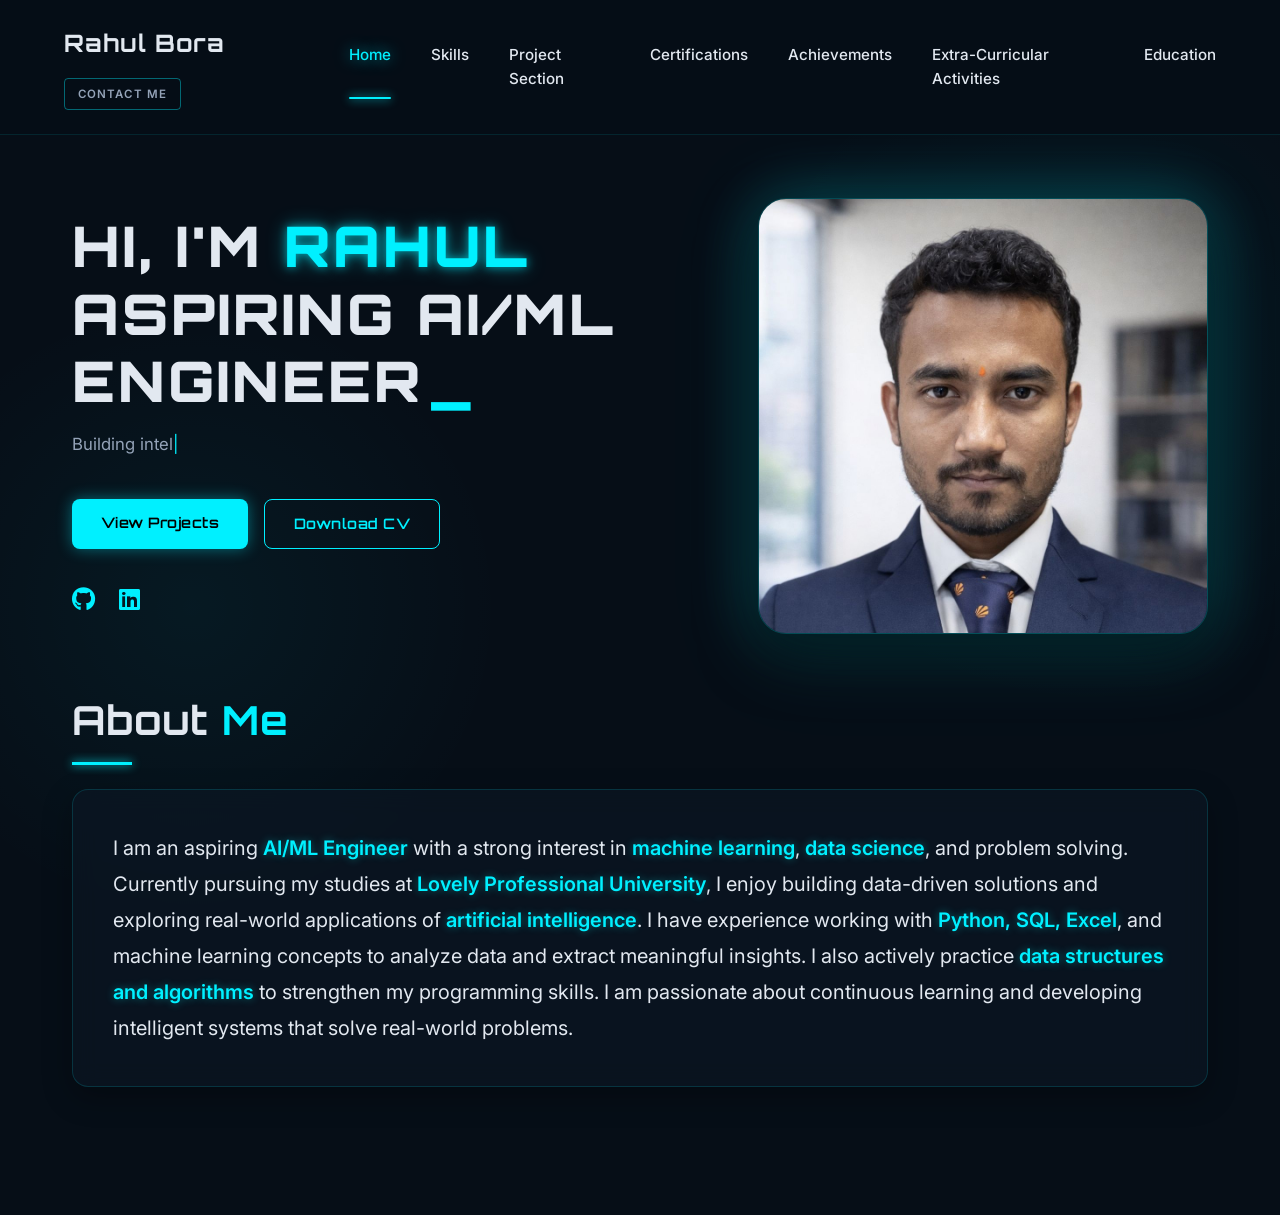
<file: index.html>
<!DOCTYPE html>
<html lang="en">

<head>
    <meta charset="UTF-8">
    <meta name="viewport" content="width=device-width, initial-scale=1.0">
    <title>Rahul |Portfolio</title>
    <meta name="description" content="Portfolio of Rahul - Transforming business with intelligent automation and AI.">
    <link rel="stylesheet" href="styles.css">
    <link rel="preconnect" href="https://fonts.googleapis.com">
    <link rel="preconnect" href="https://fonts.gstatic.com" crossorigin>
    <link
        href="https://fonts.googleapis.com/css2?family=Inter:wght@400;500;600;700&family=Orbitron:wght@500;700;900&display=swap"
        rel="stylesheet">
    <link rel="stylesheet" href="https://cdnjs.cloudflare.com/ajax/libs/font-awesome/6.4.0/css/all.min.css">
</head>

<body>
    <nav class="navbar">
        <div class="logo">
            <span class="logo-text">Rahul Bora</span>
            <a href="contact.html" class="btn-nav-contact">Contact Me</a>
        </div>
        <div class="nav-links">
            <a href="index.html" class="active">Home</a>
            <a href="skills.html">Skills</a>
            <a href="projects.html">Project Section</a>
            <a href="certification.html">Certifications</a>
            <a href="achievements.html">Achievements</a>
            <a href="extracurriculars.html">Extra-Curricular Activities</a>
            <a href="education.html">Education</a>
        </div>
    </nav>

    <main>
        <section id="home" class="hero-section">
            <div class="hero-content">
                <h1>Hi, I'm <span class="highlight">Rahul</span><br>Aspiring AI/ML Engineer</h1>
                <p class="description">
                    Building intelligent AI/ML solutions by turning complex data into predictive models, smart
                    automation, and impactful real-world applications.
                </p>
                <div class="hero-buttons">
                    <a href="projects.html" class="btn btn-primary">View Projects</a>
                    <a href="CV.pdf" class="btn btn-secondary" download>Download CV</a>
                </div>
                <div class="social-links">
                    <a href="https://github.com/rahulbora-45" target="_blank"><i class="fab fa-github"></i></a>
                    <a href="https://www.linkedin.com/in/rahul-bora45" target="_blank"><i
                            class="fab fa-linkedin"></i></a>
                </div>
            </div>
            <div class="hero-image-container">
                <img src="Profile Pic.jpeg" alt="Rahul Bora profile picture" class="profile-image">
            </div>
        </section>

        <section id="about" class="about-section" style="padding-top: 0; margin-top: -2rem;">
            <div class="section-header" style="text-align: left; margin-bottom: 1.5rem;">
                <h2>About <span class="highlight">Me</span></h2>
                <div class="underline" style="margin-left: 0;"></div>
            </div>
            <div class="about-glass-card">
                <p>I am an aspiring <span class="highlight-text">AI/ML Engineer</span> with a strong interest in <span class="highlight-text">machine learning</span>, <span class="highlight-text">data science</span>, and problem
                    solving. Currently pursuing my studies at <span class="highlight-text">Lovely Professional University</span>, I enjoy building
                    data-driven solutions and exploring real-world applications of <span class="highlight-text">artificial intelligence</span>. I have
                    experience working with <span class="highlight-text">Python, SQL, Excel</span>, and machine learning concepts to analyze data and
                    extract meaningful insights. I also actively practice <span class="highlight-text">data structures and algorithms</span> to strengthen
                    my programming skills. I am passionate about continuous learning and developing intelligent systems
                    that solve real-world problems.</p>
            </div>
        </section>

    </main>

    <script src="script.js"></script>
</body>

</html>
</file>
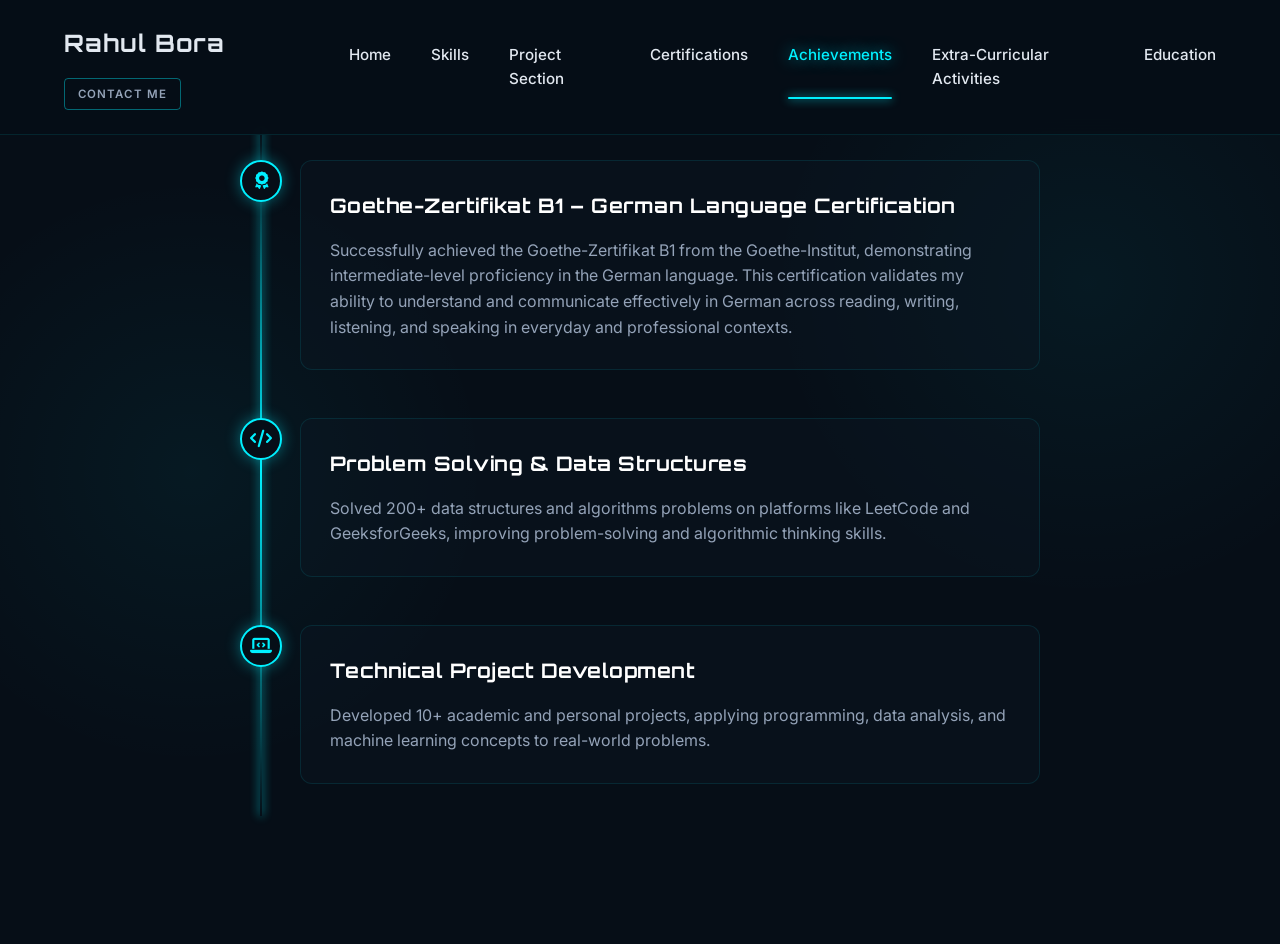
<file: achievements.html>
<!DOCTYPE html>
<html lang="en">

<head>
    <meta charset="UTF-8">
    <meta name="viewport" content="width=device-width, initial-scale=1.0">
    <title>Achievements | Rahul AI Portfolio</title>
    <meta name="description" content="Key Achievements by Rahul.">
    <link rel="stylesheet" href="styles.css">
    <link rel="preconnect" href="https://fonts.googleapis.com">
    <link rel="preconnect" href="https://fonts.gstatic.com" crossorigin>
    <link
        href="https://fonts.googleapis.com/css2?family=Inter:wght@400;500;600;700&family=Orbitron:wght@500;700;900&display=swap"
        rel="stylesheet">
    <link rel="stylesheet" href="https://cdnjs.cloudflare.com/ajax/libs/font-awesome/6.4.0/css/all.min.css">
</head>

<body>
    <nav class="navbar">
        <div class="logo">
            <span class="logo-text">Rahul Bora</span>
            <a href="contact.html" class="btn-nav-contact">Contact Me</a>
        </div>
        <div class="nav-links">
            <a href="index.html">Home</a>
            <a href="skills.html">Skills</a>
            <a href="projects.html">Project Section</a>
            <a href="certification.html">Certifications</a>
            <a href="achievements.html" class="active">Achievements</a>
            <a href="extracurriculars.html">Extra-Curricular Activities</a>
            <a href="education.html">Education</a>
        </div>
    </nav>

    <main>
        <section id="achievements" class="about-section" style="padding-top: 8rem;">
            <div class="education-timeline">
                <div class="timeline-item">
                    <div class="timeline-dot achievement-dot">
                        <i class="fas fa-award"></i>
                    </div>
                    <div class="timeline-content achievement-card">
                        <div class="timeline-header">
                            <h3 class="institution">Goethe-Zertifikat B1 – German Language Certification</h3>
                        </div>
                        <p style="color: var(--text-muted); margin-top: 1rem; line-height: 1.6;">Successfully achieved
                            the Goethe-Zertifikat B1 from the Goethe-Institut, demonstrating intermediate-level
                            proficiency in the German language. This certification validates my ability to understand
                            and communicate effectively in German across reading, writing, listening, and speaking in
                            everyday and professional contexts.</p>
                    </div>
                </div>

                <div class="timeline-item">
                    <div class="timeline-dot achievement-dot">
                        <i class="fas fa-code"></i>
                    </div>
                    <div class="timeline-content achievement-card">
                        <div class="timeline-header">
                            <h3 class="institution">Problem Solving & Data Structures</h3>
                        </div>
                        <p style="color: var(--text-muted); margin-top: 1rem; line-height: 1.6;">Solved 200+ data
                            structures and algorithms problems on platforms like LeetCode and GeeksforGeeks, improving
                            problem-solving and algorithmic thinking skills.</p>
                    </div>
                </div>

                <div class="timeline-item">
                    <div class="timeline-dot achievement-dot">
                        <i class="fas fa-laptop-code"></i>
                    </div>
                    <div class="timeline-content achievement-card">
                        <div class="timeline-header">
                            <h3 class="institution">Technical Project Development</h3>
                        </div>
                        <p style="color: var(--text-muted); margin-top: 1rem; line-height: 1.6;">Developed 10+ academic
                            and personal projects, applying programming, data analysis, and machine learning concepts to
                            real-world problems.</p>
                    </div>
                </div>
            </div>
        </section>
    </main>

    <script src="script.js"></script>
</body>

</html>
</file>
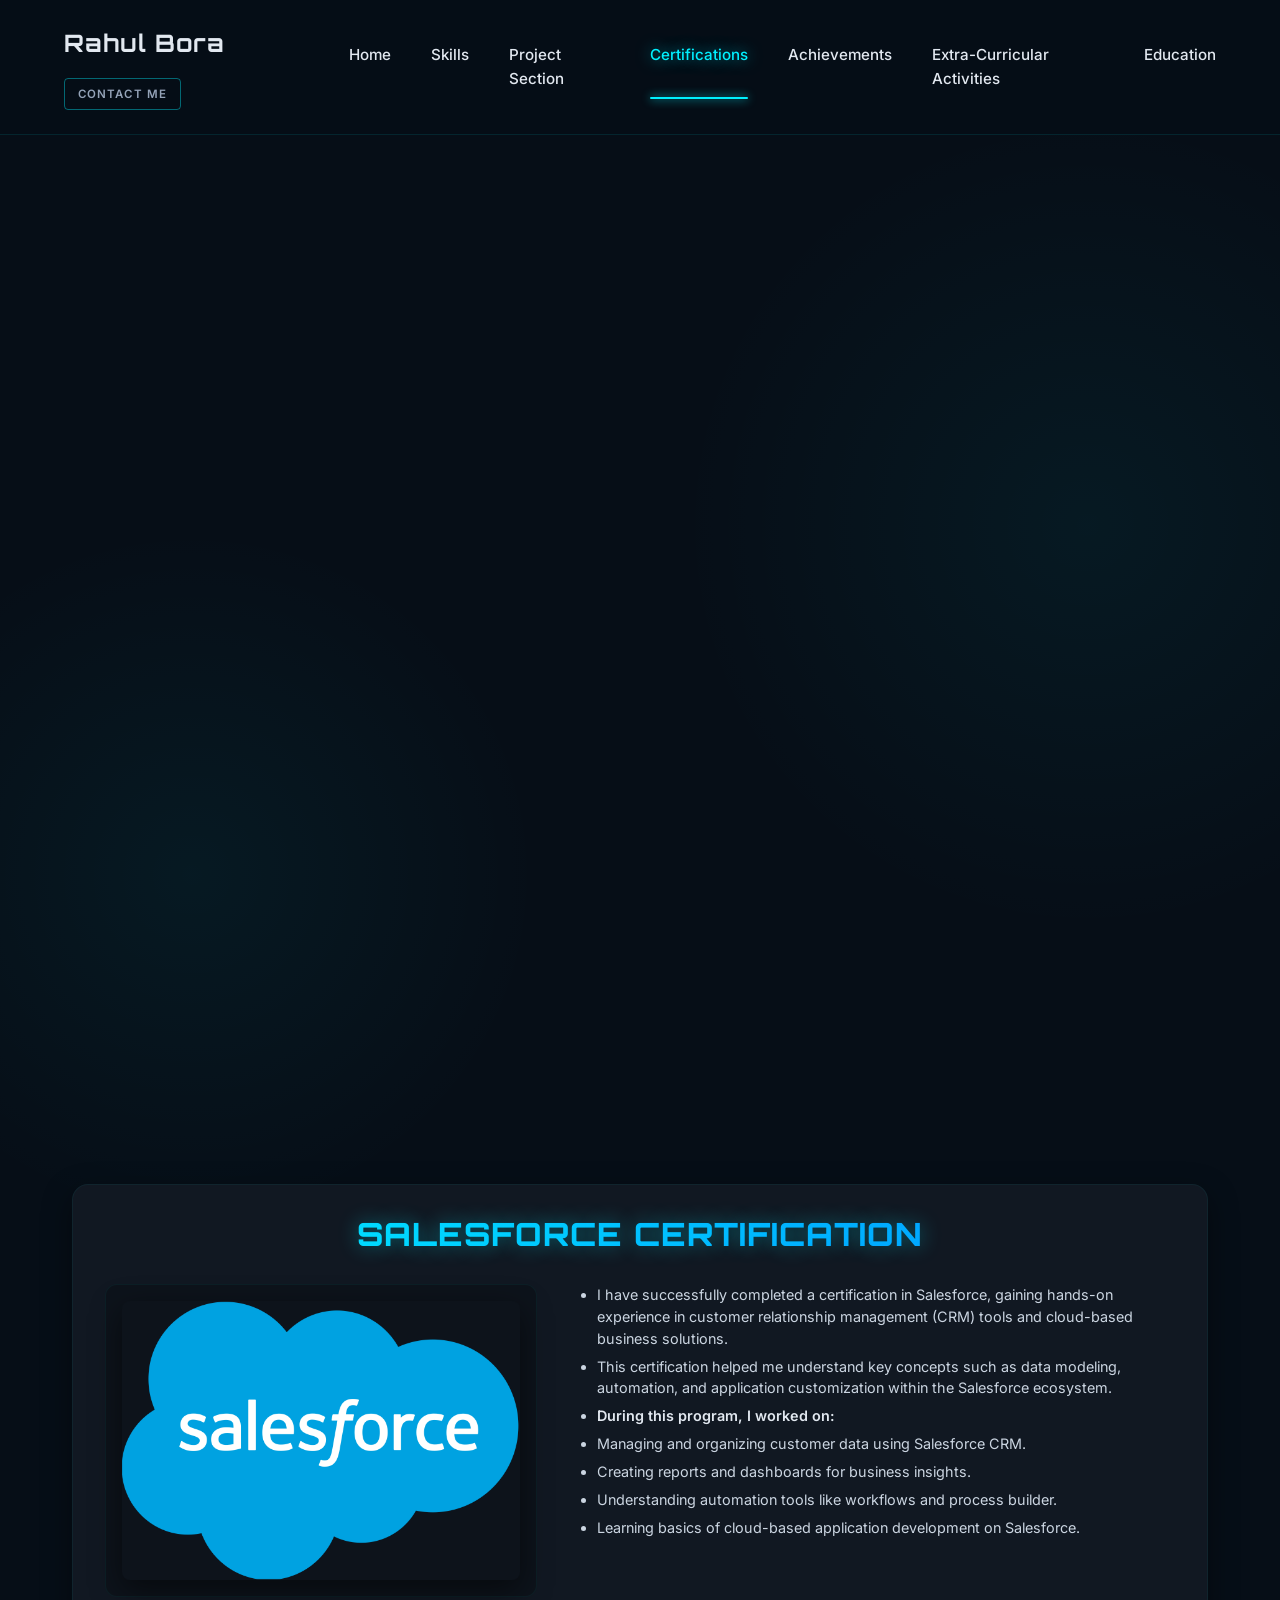
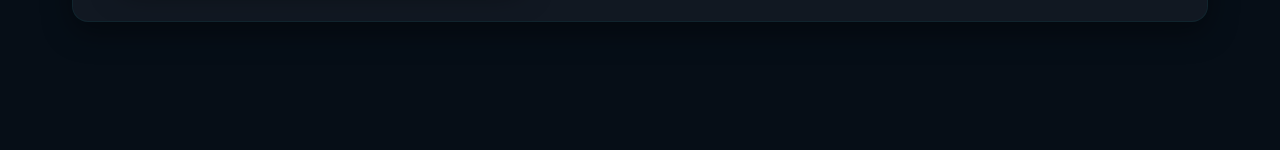
<file: certification.html>
<!DOCTYPE html>
<html lang="en">

<head>
    <meta charset="UTF-8">
    <meta name="viewport" content="width=device-width, initial-scale=1.0">
    <title>Certifications | Rahul AI Portfolio</title>
    <meta name="description" content="Certifications by Rahul.">
    <link rel="stylesheet" href="styles.css">
    <link rel="preconnect" href="https://fonts.googleapis.com">
    <link rel="preconnect" href="https://fonts.gstatic.com" crossorigin>
    <link
        href="https://fonts.googleapis.com/css2?family=Inter:wght@400;500;600;700&family=Orbitron:wght@500;700;900&display=swap"
        rel="stylesheet">
    <link rel="stylesheet" href="https://cdnjs.cloudflare.com/ajax/libs/font-awesome/6.4.0/css/all.min.css">
</head>

<body>
    <nav class="navbar">
        <div class="logo">
            <span class="logo-text">Rahul Bora</span>
            <a href="contact.html" class="btn-nav-contact">Contact Me</a>
        </div>
        <div class="nav-links">
            <a href="index.html">Home</a>
            <a href="skills.html">Skills</a>
            <a href="projects.html">Project Section</a>
            <a href="certification.html" class="active">Certifications</a>
            <a href="achievements.html">Achievements</a>
            <a href="extracurriculars.html">Extra-Curricular Activities</a>
            <a href="education.html">Education</a>
        </div>
    </nav>

    <main>
        <section id="certification" class="about-section" style="padding-top: 8rem;">
            <div class="projects-grid">
                <div class="project-card">
                    <div class="project-content">
                        <h3 style="margin-bottom: 1.5rem; text-align: center; width: 100%;">Certificate of Merit: Machine Learning Made Easy: From Basics to AI Applications</h3>
                        <div class="project-split" style="display: flex; flex-wrap: wrap; gap: 2.5rem; align-items: stretch;">
                            <div class="project-image-left" style="flex: 1; min-width: 300px; display: flex; align-items: center; justify-content: center; background: rgba(0, 0, 0, 0.2); border-radius: 12px; padding: 1rem; border: 1px solid rgba(0, 240, 255, 0.05);">
                                <img src="Certificate.png" alt="Certificate of Merit" style="width: 100%; height: 100%; border-radius: 8px; box-shadow: 0 10px 30px rgba(0, 0, 0, 0.5); object-fit: cover;">
                            </div>
                            <div class="project-info-right" style="flex: 1.5; min-width: 300px;">
                                <p class="project-subtitle" style="color: #94a3b8; margin-bottom: 0.5rem;"><strong>Issued By:</strong> Lovely Professional University (Centre for Professional Enhancement)</p>
                                <p class="project-subtitle" style="color: #94a3b8; margin-bottom: 1.5rem;"><strong>Date:</strong> June 16, 2025 – July 23, 2025</p>
                                
                                <ul class="project-description">
                                    <li>This program provided a strong foundation in machine learning concepts and their real-world applications.</li>
                                    <li>Developed practical skills in data preprocessing, model building, and evaluating algorithms.</li>
                                    <li>Enhanced understanding of both supervised and unsupervised learning techniques.</li>
                                    <li>Strengthened the ability to apply AI solutions to solve practical problems.</li>
                                </ul>
                            </div>
                        </div>
                    </div>
                </div>

                <div class="project-card">
                    <div class="project-content">
                        <h3 style="margin-bottom: 1.5rem; text-align: center; width: 100%;">German Language Certification (A1–B2 Level)</h3>
                        <div class="project-split" style="display: flex; flex-wrap: wrap; gap: 2.5rem; align-items: stretch;">
                            <div class="project-image-left" style="flex: 1; min-width: 300px; display: flex; align-items: center; justify-content: center; background: rgba(0, 0, 0, 0.2); border-radius: 12px; padding: 1rem; border: 1px solid rgba(0, 240, 255, 0.05);">
                                <img src="Language.png" alt="German Language Certification (A1–B2 Level)" style="width: 100%; height: 100%; border-radius: 8px; box-shadow: 0 10px 30px rgba(0, 0, 0, 0.5); object-fit: cover;">
                            </div>
                            <div class="project-info-right" style="flex: 1.5; min-width: 300px;">
                                <ul class="project-description">
                                    <li>This program provided a strong foundation in German language proficiency aligned with CEFR standards (A1–B2 level).</li>
                                    <li>Developed practical skills across all four modules: Reading, Writing, Listening, and Speaking.</li>
                                    <li>Successfully cleared all internal examinations conducted by the institution.</li>
                                    <li>Achieved an overall score of 319/400, demonstrating strong communication and comprehension abilities in German.</li>
                                    <li>Strengthened the ability to understand, interpret, and communicate effectively in real-world German language scenarios.</li>
                                </ul>
                            </div>
                        </div>
                    </div>
                </div>

                <div class="project-card">
                    <div class="project-content">
                        <h3 style="margin-bottom: 1.5rem; text-align: center; width: 100%;">Salesforce Certification</h3>
                        <div class="project-split" style="display: flex; flex-wrap: wrap; gap: 2.5rem; align-items: stretch;">
                            <div class="project-image-left" style="flex: 1; min-width: 300px; display: flex; align-items: center; justify-content: center; background: rgba(0, 0, 0, 0.2); border-radius: 12px; padding: 1rem; border: 1px solid rgba(0, 240, 255, 0.05);">
                                <img src="salesforce.png" alt="Salesforce Certification" style="width: 100%; height: 100%; border-radius: 8px; box-shadow: 0 10px 30px rgba(0, 0, 0, 0.5); object-fit: cover;">
                            </div>
                            <div class="project-info-right" style="flex: 1.5; min-width: 300px;">
                                <ul class="project-description">
                                    <li>I have successfully completed a certification in Salesforce, gaining hands-on experience in customer relationship management (CRM) tools and cloud-based business solutions.</li>
                                    <li>This certification helped me understand key concepts such as data modeling, automation, and application customization within the Salesforce ecosystem.</li>
                                    <li><strong>During this program, I worked on:</strong></li>
                                    <li>Managing and organizing customer data using Salesforce CRM.</li>
                                    <li>Creating reports and dashboards for business insights.</li>
                                    <li>Understanding automation tools like workflows and process builder.</li>
                                    <li>Learning basics of cloud-based application development on Salesforce.</li>
                                </ul>
                            </div>
                        </div>
                    </div>
                </div>
            </div>
        </section>
    </main>

    <script src="script.js"></script>
</body>

</html>
</file>
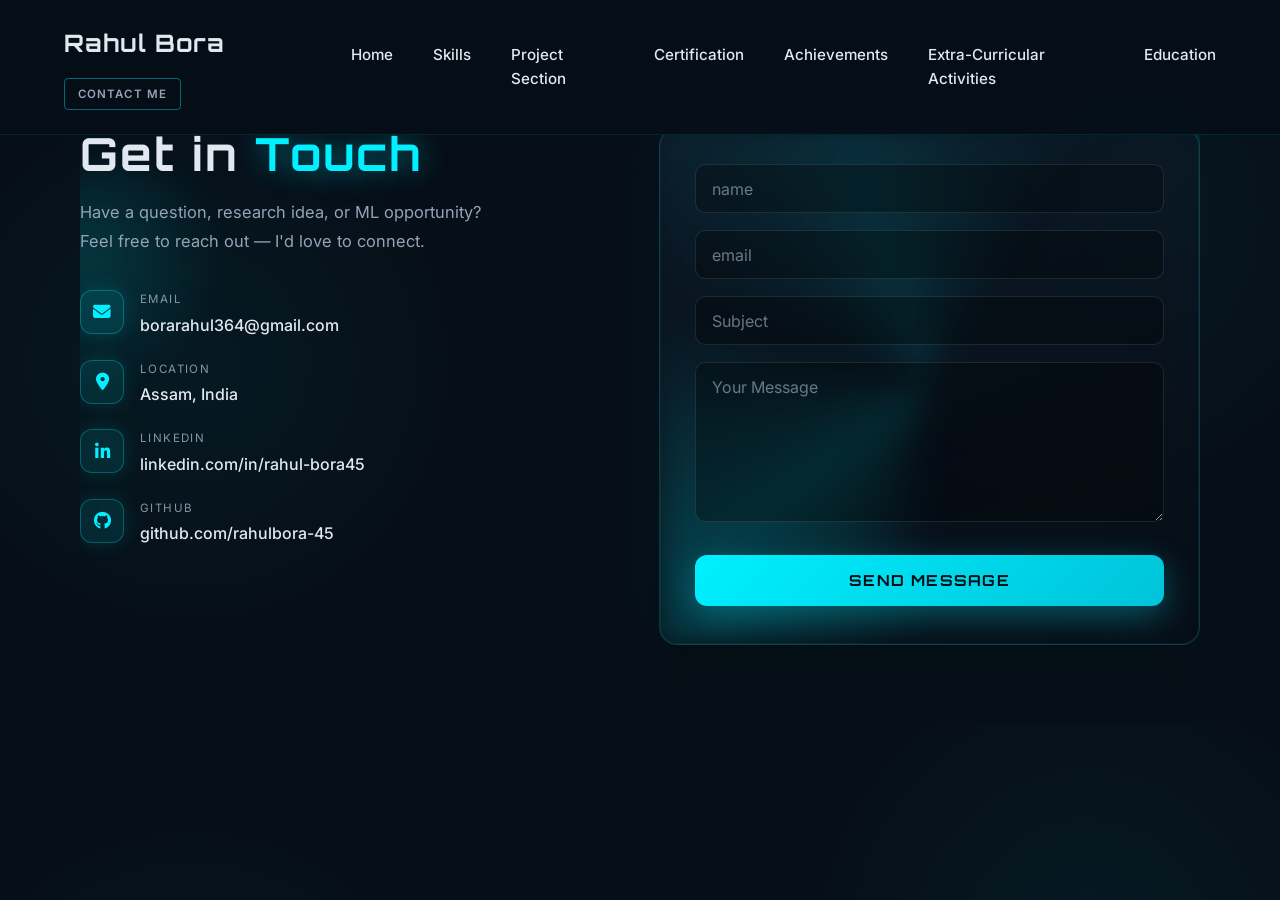
<file: contact.html>
<!DOCTYPE html>
<html lang="en">

<head>
    <meta charset="UTF-8">
    <meta name="viewport" content="width=device-width, initial-scale=1.0">
    <title>Contact | Rahul AI Portfolio</title>
    <meta name="description" content="Get in touch with Rahul Bora.">
    <link rel="stylesheet" href="styles.css">
    <link rel="preconnect" href="https://fonts.googleapis.com">
    <link rel="preconnect" href="https://fonts.gstatic.com" crossorigin>
    <link
        href="https://fonts.googleapis.com/css2?family=Inter:wght@400;500;600;700&family=Orbitron:wght@500;700;900&display=swap"
        rel="stylesheet">
    <link rel="stylesheet" href="https://cdnjs.cloudflare.com/ajax/libs/font-awesome/6.4.0/css/all.min.css">
</head>

<body class="contact-page">
    <nav class="navbar">
        <div class="logo">
            <span class="logo-text">Rahul Bora</span>
            <a href="contact.html" class="btn-nav-contact">Contact Me</a>
        </div>
        <div class="nav-links">
            <a href="index.html">Home</a>
            <a href="skills.html">Skills</a>
            <a href="projects.html">Project Section</a>
            <a href="certification.html">Certification</a>
            <a href="achievements.html">Achievements</a>
            <a href="extracurriculars.html">Extra-Curricular Activities</a>
            <a href="education.html">Education</a>
        </div>
    </nav>

    <main>
        <section id="contact" class="about-section contact-section">
            <span class="contact-orb contact-orb-left" aria-hidden="true"></span>
            <span class="contact-orb contact-orb-right" aria-hidden="true"></span>
            <div class="contact-split">
                <div class="contact-info">
                    <h2 class="contact-heading">Get in <span class="highlight">Touch</span></h2>
                    <p class="contact-lead">Have a question, research idea, or ML opportunity?<br>Feel free to reach out
                        — I'd love to connect.</p>

                    <ul class="contact-channels">
                        <li>
                            <span class="contact-channel-icon" aria-hidden="true"><i class="fas fa-envelope"></i></span>
                            <div>
                                <span class="contact-channel-label">Email</span>
                                <a class="contact-channel-value"
                                    href="mailto:borarahul364@gmail.com">borarahul364@gmail.com</a>
                            </div>
                        </li>
                        <li>
                            <span class="contact-channel-icon" aria-hidden="true"><i class="fas fa-location-dot"></i></span>
                            <div>
                                <span class="contact-channel-label">Location</span>
                                <span class="contact-channel-value">Assam, India</span>
                            </div>
                        </li>
                        <li>
                            <span class="contact-channel-icon" aria-hidden="true"><i class="fab fa-linkedin-in"></i></span>
                            <div>
                                <span class="contact-channel-label">LinkedIn</span>
                                <a class="contact-channel-value" href="https://www.linkedin.com/in/rahul-bora45"
                                    target="_blank" rel="noopener noreferrer">linkedin.com/in/rahul-bora45</a>
                            </div>
                        </li>
                        <li>
                            <span class="contact-channel-icon" aria-hidden="true"><i class="fab fa-github"></i></span>
                            <div>
                                <span class="contact-channel-label">GitHub</span>
                                <a class="contact-channel-value" href="https://github.com/rahulbora-45" target="_blank"
                                    rel="noopener noreferrer">github.com/rahulbora-45</a>
                            </div>
                        </li>
                    </ul>
                </div>

                <div class="contact-form-panel">
                    <form id="contact-form" class="contact-form" data-email="borarahul364@gmail.com">
                        <div class="contact-field">
                            <input id="contact-name" name="name" type="text" autocomplete="name" placeholder="name"
                                required>
                        </div>
                        <div class="contact-field">
                            <input id="contact-email" name="email" type="email" autocomplete="email"
                                placeholder="email" required>
                        </div>
                        <div class="contact-field">
                            <input id="contact-subject" name="subject" type="text" placeholder="Subject" required>
                        </div>
                        <div class="contact-field">
                            <textarea id="contact-message" name="message" rows="6" placeholder="Your Message"
                                required></textarea>
                        </div>
                        <button type="submit" class="contact-submit">Send Message</button>
                    </form>
                </div>
            </div>
        </section>
    </main>

    <script src="script.js"></script>
</body>

</html>
</file>
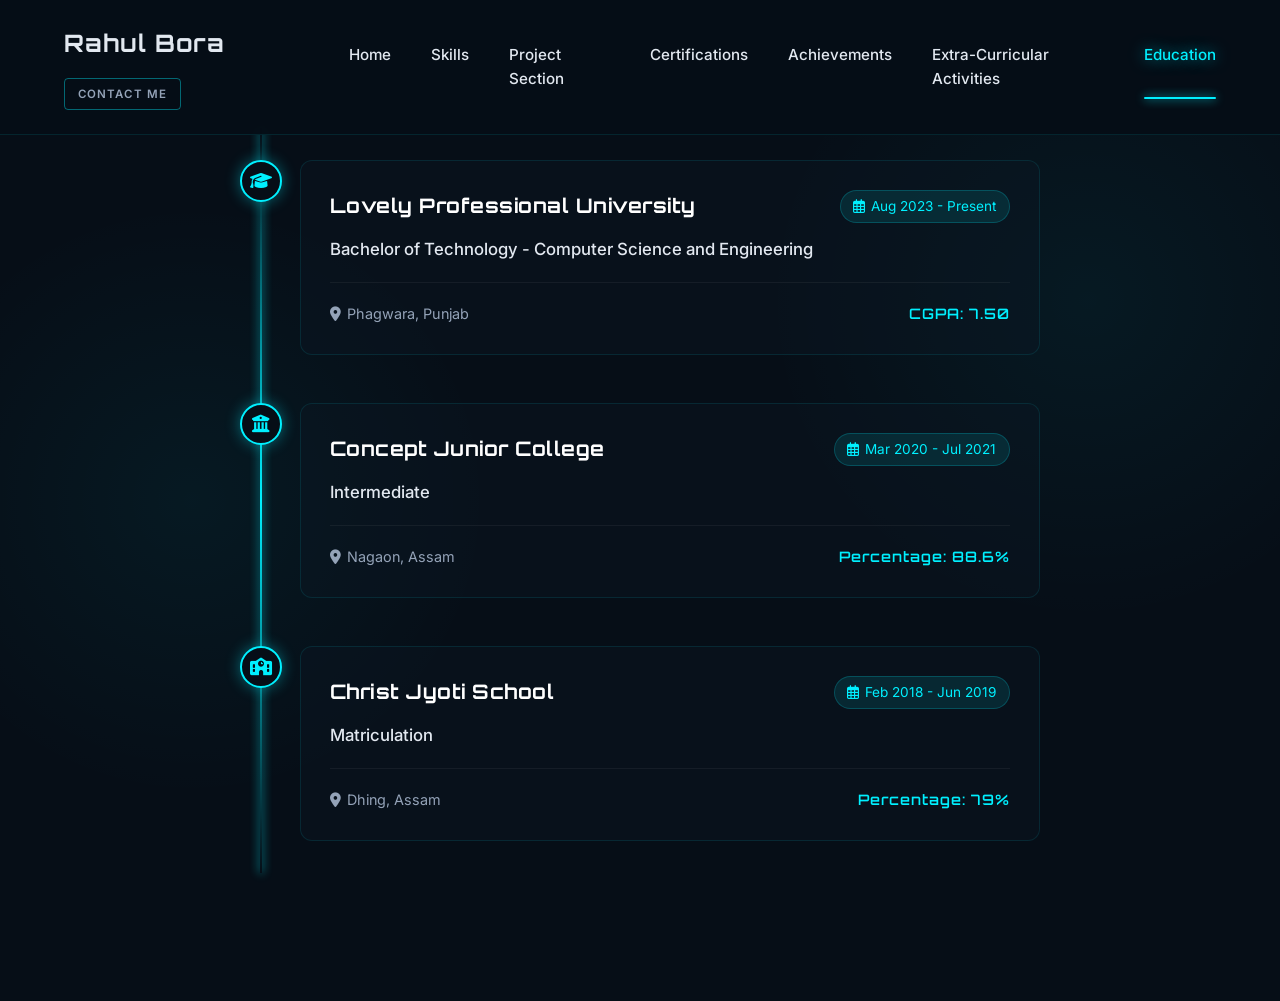
<file: education.html>
<!DOCTYPE html>
<html lang="en">

<head>
    <meta charset="UTF-8">
    <meta name="viewport" content="width=device-width, initial-scale=1.0">
    <title>Education | Rahul AI Portfolio</title>
    <meta name="description" content="Education history of Rahul.">
    <link rel="stylesheet" href="styles.css">
    <link rel="preconnect" href="https://fonts.googleapis.com">
    <link rel="preconnect" href="https://fonts.gstatic.com" crossorigin>
    <link
        href="https://fonts.googleapis.com/css2?family=Inter:wght@400;500;600;700&family=Orbitron:wght@500;700;900&display=swap"
        rel="stylesheet">
    <link rel="stylesheet" href="https://cdnjs.cloudflare.com/ajax/libs/font-awesome/6.4.0/css/all.min.css">
</head>

<body>
    <nav class="navbar">
        <div class="logo">
            <span class="logo-text">Rahul Bora</span>
            <a href="contact.html" class="btn-nav-contact">Contact Me</a>
        </div>
        <div class="nav-links">
            <a href="index.html">Home</a>
            <a href="skills.html">Skills</a>
            <a href="projects.html">Project Section</a>
            <a href="certification.html">Certifications</a>
            <a href="achievements.html">Achievements</a>
            <a href="extracurriculars.html">Extra-Curricular Activities</a>
            <a href="education.html" class="active">Education</a>
        </div>
    </nav>

    <main>
        <section id="education" class="about-section" style="padding-top: 8rem;">

            <div class="education-timeline">
                <div class="timeline-item">
                    <div class="timeline-dot">
                        <i class="fas fa-graduation-cap"></i>
                    </div>
                    <div class="timeline-content">
                        <div class="timeline-header">
                            <h3 class="institution">Lovely Professional University</h3>
                            <span class="duration"><i class="far fa-calendar-alt"></i> Aug 2023 - Present</span>
                        </div>
                        <h4 class="degree">Bachelor of Technology - Computer Science and Engineering</h4>
                        <div class="timeline-details">
                            <span class="location"><i class="fas fa-map-marker-alt"></i> Phagwara, Punjab</span>
                            <span class="score highlight">CGPA: 7.50</span>
                        </div>
                    </div>
                </div>

                <div class="timeline-item">
                    <div class="timeline-dot">
                        <i class="fas fa-university"></i>
                    </div>
                    <div class="timeline-content">
                        <div class="timeline-header">
                            <h3 class="institution">Concept Junior College</h3>
                            <span class="duration"><i class="far fa-calendar-alt"></i> Mar 2020 - Jul 2021</span>
                        </div>
                        <h4 class="degree">Intermediate</h4>
                        <div class="timeline-details">
                            <span class="location"><i class="fas fa-map-marker-alt"></i> Nagaon, Assam</span>
                            <span class="score highlight">Percentage: 88.6%</span>
                        </div>
                    </div>
                </div>

                <div class="timeline-item">
                    <div class="timeline-dot">
                        <i class="fas fa-school"></i>
                    </div>
                    <div class="timeline-content">
                        <div class="timeline-header">
                            <h3 class="institution">Christ Jyoti School</h3>
                            <span class="duration"><i class="far fa-calendar-alt"></i> Feb 2018 - Jun 2019</span>
                        </div>
                        <h4 class="degree">Matriculation</h4>
                        <div class="timeline-details">
                            <span class="location"><i class="fas fa-map-marker-alt"></i> Dhing, Assam</span>
                            <span class="score highlight">Percentage: 79%</span>
                        </div>
                    </div>
                </div>
            </div>
        </section>
    </main>

    <script src="script.js"></script>
</body>

</html>
</file>
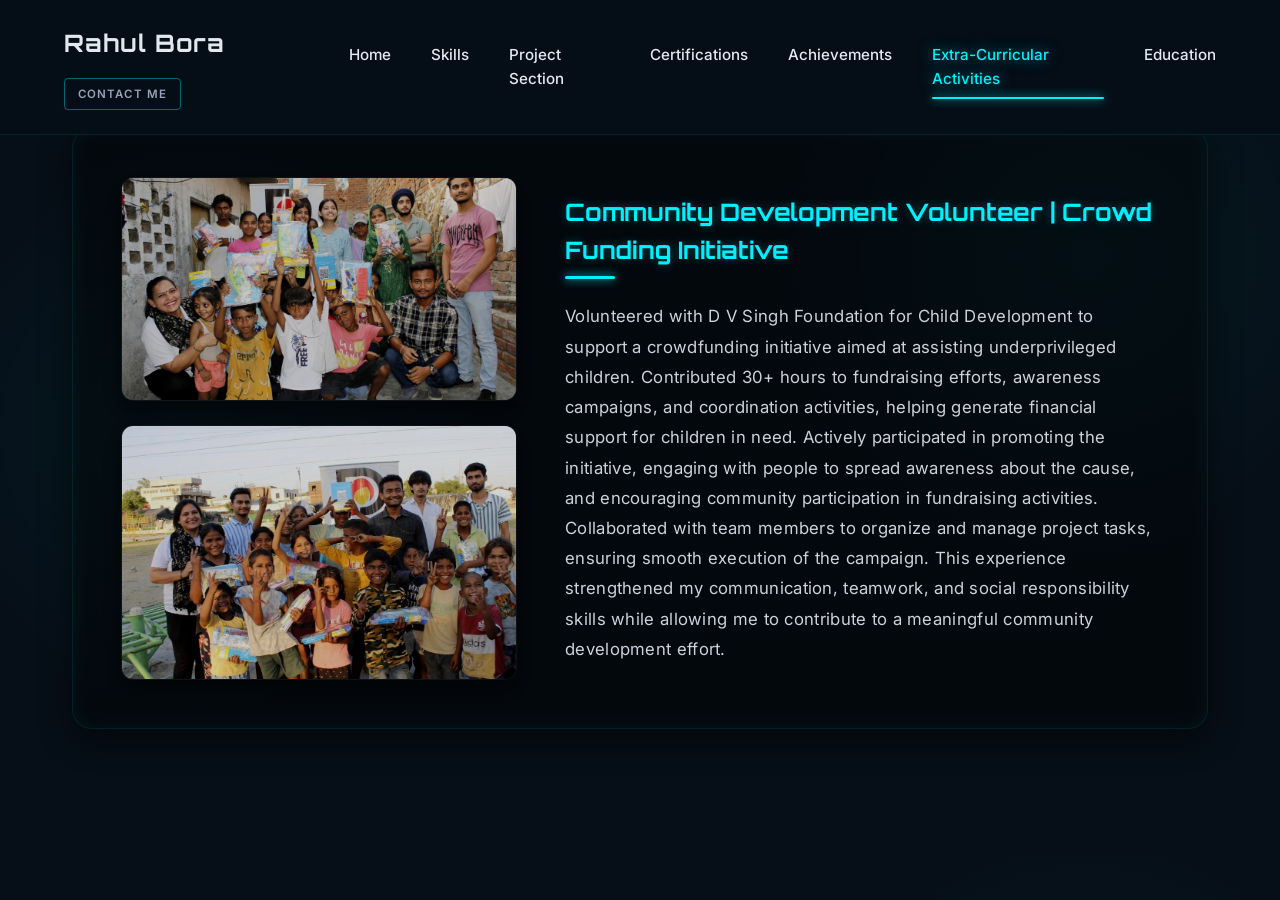
<file: extracurriculars.html>
<!DOCTYPE html>
<html lang="en">

<head>
    <meta charset="UTF-8">
    <meta name="viewport" content="width=device-width, initial-scale=1.0">
    <title>Extracurriculars | Rahul AI Portfolio</title>
    <meta name="description" content="Extra-Curricular Activities by Rahul.">
    <link rel="stylesheet" href="styles.css">
    <link rel="preconnect" href="https://fonts.googleapis.com">
    <link rel="preconnect" href="https://fonts.gstatic.com" crossorigin>
    <link
        href="https://fonts.googleapis.com/css2?family=Inter:wght@400;500;600;700&family=Orbitron:wght@500;700;900&display=swap"
        rel="stylesheet">
    <link rel="stylesheet" href="https://cdnjs.cloudflare.com/ajax/libs/font-awesome/6.4.0/css/all.min.css">
</head>

<body>
    <nav class="navbar">
        <div class="logo">
            <span class="logo-text">Rahul Bora</span>
            <a href="contact.html" class="btn-nav-contact">Contact Me</a>
        </div>
        <div class="nav-links">
            <a href="index.html">Home</a>
            <a href="skills.html">Skills</a>
            <a href="projects.html">Project Section</a>
            <a href="certification.html">Certifications</a>
            <a href="achievements.html">Achievements</a>
            <a href="extracurriculars.html" class="active">Extra-Curricular Activities</a>
            <a href="education.html">Education</a>
        </div>
    </nav>

    <main>
        <section id="extracurriculars" class="about-section" style="padding-top: 8rem;">

            <div class="extracurriculars-container">
                <div class="extracurricular-images">
                    <img src="crowdfunding1.jpg" alt="Crowd Funding Initiative 1">
                    <img src="crowdfunding2.jpg" alt="Crowd Funding Initiative 2">
                </div>
                <div class="extracurricular-text">
                    <h3>Community Development Volunteer | Crowd Funding Initiative</h3>
                    <p>Volunteered with D V Singh Foundation for Child Development to support a crowdfunding initiative
                        aimed at assisting underprivileged children. Contributed 30+ hours to fundraising efforts,
                        awareness campaigns, and coordination activities, helping generate financial support for
                        children in need. Actively participated in promoting the initiative, engaging with people to
                        spread awareness about the cause, and encouraging community participation in fundraising
                        activities. Collaborated with team members to organize and manage project tasks, ensuring smooth
                        execution of the campaign. This experience strengthened my communication, teamwork, and social
                        responsibility skills while allowing me to contribute to a meaningful community development
                        effort.</p>
                </div>
            </div>
        </section>
    </main>

    <script src="script.js"></script>
</body>

</html>
</file>
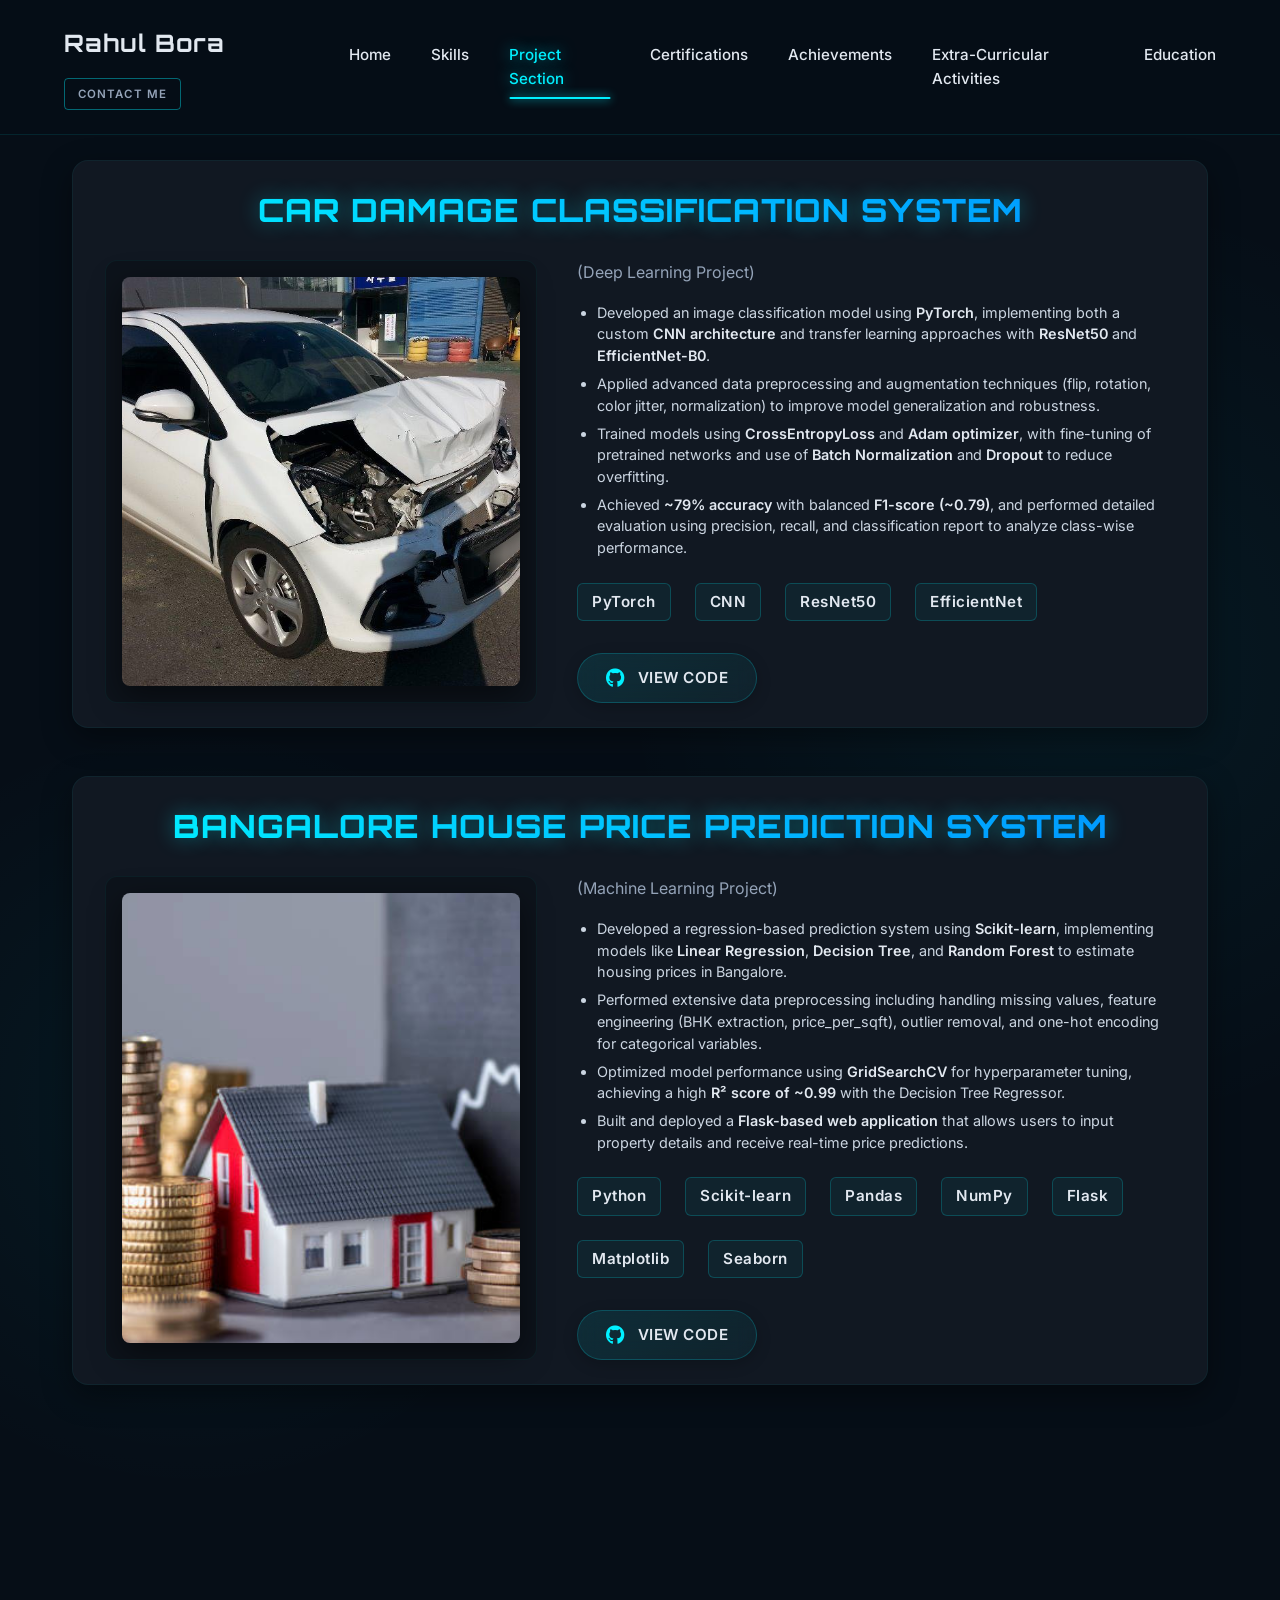
<file: projects.html>
<!DOCTYPE html>
<html lang="en">

<head>
    <meta charset="UTF-8">
    <meta name="viewport" content="width=device-width, initial-scale=1.0">
    <title>Projects | Rahul AI Portfolio</title>
    <meta name="description" content="Projects by Rahul - Transforming business with intelligent automation and AI.">
    <link rel="stylesheet" href="styles.css">
    <link rel="preconnect" href="https://fonts.googleapis.com">
    <link rel="preconnect" href="https://fonts.gstatic.com" crossorigin>
    <link
        href="https://fonts.googleapis.com/css2?family=Inter:wght@400;500;600;700&family=Orbitron:wght@500;700;900&display=swap"
        rel="stylesheet">
    <link rel="stylesheet" href="https://cdnjs.cloudflare.com/ajax/libs/font-awesome/6.4.0/css/all.min.css">
</head>

<body>
    <nav class="navbar">
        <div class="logo">
            <span class="logo-text">Rahul Bora</span>
            <a href="contact.html" class="btn-nav-contact">Contact Me</a>
        </div>
        <div class="nav-links">
            <a href="index.html">Home</a>
            <a href="skills.html">Skills</a>
            <a href="projects.html" class="active">Project Section</a>
            <a href="certification.html">Certifications</a>
            <a href="achievements.html">Achievements</a>
            <a href="extracurriculars.html">Extra-Curricular Activities</a>
            <a href="education.html">Education</a>
        </div>
    </nav>

    <main>
        <section id="projects" class="about-section" style="padding-top: 8rem;">
            <div class="projects-grid">
                <div class="project-card">
                    <div class="project-content">
                        <h3 style="margin-bottom: 1.5rem; text-align: center; width: 100%;">Car Damage Classification System</h3>
                        <div class="project-split" style="display: flex; flex-wrap: wrap; gap: 2.5rem; align-items: stretch;">
                            <div class="project-image-left" style="flex: 1; min-width: 300px; display: flex; align-items: center; justify-content: center; background: rgba(0, 0, 0, 0.2); border-radius: 12px; padding: 1rem; border: 1px solid rgba(0, 240, 255, 0.05);">
                                <img src="FB_15.jpg" alt="Car Damage Image" style="width: 100%; height: 100%; border-radius: 8px; box-shadow: 0 10px 30px rgba(0, 0, 0, 0.5); object-fit: cover;">
                            </div>
                            <div class="project-info-right" style="flex: 1.5; min-width: 300px;">
                                <p class="project-subtitle" style="color: #94a3b8; margin-bottom: 1rem;">(Deep Learning Project)
                                </p>
                                <ul class="project-description">
                                    <li>Developed an image classification model using <strong>PyTorch</strong>, implementing
                                        both a custom <strong>CNN architecture</strong> and transfer learning approaches with
                                        <strong>ResNet50</strong> and <strong>EfficientNet-B0</strong>.
                                    </li>
                                    <li>Applied advanced data preprocessing and augmentation techniques (flip, rotation, color
                                        jitter, normalization) to improve model generalization and robustness.</li>
                                    <li>Trained models using <strong>CrossEntropyLoss</strong> and <strong>Adam
                                            optimizer</strong>, with fine-tuning of pretrained networks and use of <strong>Batch
                                            Normalization</strong> and <strong>Dropout</strong> to reduce overfitting.</li>
                                    <li>Achieved <strong>~79% accuracy</strong> with balanced <strong>F1-score (~0.79)</strong>,
                                        and performed detailed evaluation using precision, recall, and classification report to
                                        analyze class-wise performance.</li>
                                </ul>
                                <div class="tech-stack" style="margin-top: 1.5rem;">
                                    <span class="tech-tag">PyTorch</span>
                                    <span class="tech-tag">CNN</span>
                                    <span class="tech-tag">ResNet50</span>
                                    <span class="tech-tag">EfficientNet</span>
                                </div>
                                <div class="project-links" style="margin-top: 2rem;">
                                    <a href="https://github.com/rahulbora-45/Damage-Prediction" target="_blank"
                                        rel="noopener noreferrer" class="github-link"><i class="fab fa-github"></i> View
                                        Code</a>
                                </div>
                            </div>
                        </div>
                    </div>
                </div>
                <div class="project-card">
                    <div class="project-content">
                        <h3 style="margin-bottom: 1.5rem; text-align: center; width: 100%;">Bangalore House Price Prediction System</h3>
                        <div class="project-split" style="display: flex; flex-wrap: wrap; gap: 2.5rem; align-items: stretch;">
                            <div class="project-image-left" style="flex: 1; min-width: 300px; display: flex; align-items: center; justify-content: center; background: rgba(0, 0, 0, 0.2); border-radius: 12px; padding: 1rem; border: 1px solid rgba(0, 240, 255, 0.05);">
                                <img src="House Photo.jpg" alt="Bangalore House Price Prediction" style="width: 100%; height: 100%; border-radius: 8px; box-shadow: 0 10px 30px rgba(0, 0, 0, 0.5); object-fit: cover;">
                            </div>
                            <div class="project-info-right" style="flex: 1.5; min-width: 300px;">
                                <p class="project-subtitle" style="color: #94a3b8; margin-bottom: 1rem;">(Machine Learning
                                    Project)
                                </p>
                                <ul class="project-description">
                                    <li>Developed a regression-based prediction system using <strong>Scikit-learn</strong>,
                                        implementing models like <strong>Linear Regression</strong>, <strong>Decision
                                            Tree</strong>, and <strong>Random Forest</strong> to estimate housing prices in
                                        Bangalore.</li>
                                    <li>Performed extensive data preprocessing including handling missing values, feature
                                        engineering (BHK extraction, price_per_sqft), outlier removal, and one-hot encoding for
                                        categorical variables.</li>
                                    <li>Optimized model performance using <strong>GridSearchCV</strong> for hyperparameter
                                        tuning, achieving a high <strong>R² score of ~0.99</strong> with the Decision Tree
                                        Regressor.</li>
                                    <li>Built and deployed a <strong>Flask-based web application</strong> that allows users to
                                        input property details and receive real-time price predictions.</li>
                                </ul>
                                <div class="tech-stack" style="margin-top: 1.5rem;">
                                    <span class="tech-tag">Python</span>
                                    <span class="tech-tag">Scikit-learn</span>
                                    <span class="tech-tag">Pandas</span>
                                    <span class="tech-tag">NumPy</span>
                                    <span class="tech-tag">Flask</span>
                                    <span class="tech-tag">Matplotlib</span>
                                    <span class="tech-tag">Seaborn</span>
                                </div>
                                <div class="project-links" style="margin-top: 2rem;">
                                    <a href="https://github.com/rahulbora-45/BangaloreHousePricePrediction" target="_blank"
                                        rel="noopener noreferrer" class="github-link"><i class="fab fa-github"></i> View
                                        Code</a>
                                </div>
                            </div>
                        </div>
                    </div>
                </div>
                <div class="project-card">
                    <div class="project-content">
                        <h3 style="margin-bottom: 1.5rem; text-align: center; width: 100%;">Electric Vehicle Adoption and Trend Analysis</h3>
                        <div class="project-split" style="display: flex; flex-wrap: wrap; gap: 2.5rem; align-items: stretch;">
                            <div class="project-image-left" style="flex: 1; min-width: 300px; display: flex; align-items: center; justify-content: center; background: rgba(0, 0, 0, 0.2); border-radius: 12px; padding: 1rem; border: 1px solid rgba(0, 240, 255, 0.05);">
                                <img src="electric car.webp" alt="Electric Vehicle Adoption" style="width: 100%; height: 100%; border-radius: 8px; box-shadow: 0 10px 30px rgba(0, 0, 0, 0.5); object-fit: cover;">
                            </div>
                            <div class="project-info-right" style="flex: 1.5; min-width: 300px;">
                                <p class="project-subtitle" style="color: #94a3b8; margin-bottom: 1rem;">(Data Analysis Project)
                                </p>
                                <ul class="project-description">
                                    <li>Performed comprehensive data analysis on electric vehicle population data using
                                        <strong>Python</strong>, identifying trends in EV adoption, vehicle types (BEV vs PHEV),
                                        and manufacturer dominance across Washington State.
                                    </li>
                                    <li>Conducted detailed <strong>Exploratory Data Analysis (EDA)</strong> including data
                                        cleaning, handling missing values, and visualization of key patterns such as electric
                                        range distribution, model year growth, and geographic distribution.</li>
                                    <li>Analyzed EV adoption trends using visualizations like histograms, bar charts, and line
                                        plots, revealing rapid growth after 2018 and dominance of Battery Electric Vehicles
                                        (BEVs).</li>
                                    <li>Derived actionable insights on top cities, popular manufacturers (Tesla, Nissan, etc.),
                                        and performance metrics, helping understand real-world EV adoption behavior and
                                        infrastructure impact.</li>
                                </ul>
                                <div class="tech-stack" style="margin-top: 1.5rem;">
                                    <span class="tech-tag">Python</span>
                                    <span class="tech-tag">Pandas</span>
                                    <span class="tech-tag">NumPy</span>
                                    <span class="tech-tag">Matplotlib</span>
                                    <span class="tech-tag">Seaborn</span>
                                    <span class="tech-tag">Jupyter Notebook</span>
                                </div>
                                <div class="project-links" style="margin-top: 2rem;">
                                    <a href="https://github.com/rahulbora-45/Electric_Vehicle_Analysis" target="_blank"
                                        rel="noopener noreferrer" class="github-link"><i class="fab fa-github"></i> View
                                        Code</a>
                                </div>
                            </div>
                        </div>
                    </div>
                </div>
            </div>
        </section>
    </main>

    <script src="script.js"></script>
</body>

</html>
</file>
<file: styles.css>
:root {
    --bg-color: #060e17;
    /* Dark deep blue */
    --bg-light: #0d1825;
    --text-color: #e2e8f0;
    --accent-color: #00f0ff;
    /* Cyan */
    --accent-hover: #00c3d9;
    --nav-bg: rgba(6, 14, 23, 0.9);
    --card-bg: rgba(13, 24, 37, 0.6);
    --font-heading: 'Orbitron', sans-serif;
    --font-main: 'Inter', sans-serif;
    --text-muted: #94a3b8;

    /* Code syntax colors */
    --code-keyword: #c678dd;
    --code-string: #98c379;
    --code-variable: #e5c07b;
    --code-property: #61afef;
}

* {
    margin: 0;
    padding: 0;
    box-sizing: border-box;
    scroll-behavior: smooth;
}

body {
    background-color: var(--bg-color);
    color: var(--text-color);
    font-family: var(--font-main);
    line-height: 1.6;
    overflow-x: hidden;
    background-image:
        radial-gradient(circle at 15% 50%, rgba(0, 240, 255, 0.05), transparent 25%),
        radial-gradient(circle at 85% 30%, rgba(0, 240, 255, 0.05), transparent 25%);
}

/* Typography */
h1,
h2,
.logo {
    font-family: var(--font-heading);
    letter-spacing: 1px;
}

.highlight {
    color: var(--accent-color);
}

/* Navbar */
.navbar {
    position: fixed;
    top: 0;
    width: 100%;
    padding: 1.5rem 4rem;
    background: var(--nav-bg);
    backdrop-filter: blur(10px);
    z-index: 1000;
    display: flex;
    justify-content: space-between;
    align-items: center;
    border-bottom: 1px solid rgba(0, 240, 255, 0.1);
}

.logo {
    font-size: 1.5rem;
    font-weight: 700;
    display: flex;
    align-items: center;
    gap: 1rem;
    flex-wrap: wrap;
}

.btn-nav-contact {
    font-family: var(--font-main);
    font-size: 0.72rem;
    font-weight: 600;
    letter-spacing: 0.1em;
    text-transform: uppercase;
    text-decoration: none;
    color: var(--text-muted);
    padding: 0.5em 1.1em;
    border: 1px solid rgba(0, 240, 255, 0.4);
    border-radius: 4px;
    transition: color 0.25s ease, border-color 0.25s ease, box-shadow 0.25s ease, background 0.25s ease;
    white-space: nowrap;
}

.btn-nav-contact:hover {
    color: var(--accent-color);
    border-color: var(--accent-color);
    box-shadow: 0 0 14px rgba(0, 240, 255, 0.35);
    background: rgba(0, 240, 255, 0.06);
}

.logo-icon {
    display: flex;
    align-items: center;
    justify-content: center;
    width: 35px;
    height: 35px;
    border-radius: 50%;
    border: 2px solid var(--accent-color);
    color: var(--accent-color);
    font-size: 1.2rem;
}

.nav-links {
    display: flex;
    gap: 2.5rem;
}

.nav-links a {
    color: var(--text-color);
    text-decoration: none;
    font-weight: 500;
    font-size: 0.95rem;
    position: relative;
    padding: 0.2rem 0;
    transition: color 0.3s ease, text-shadow 0.3s ease;
}

.nav-links a::after {
    content: '';
    position: absolute;
    bottom: -4px;
    left: 50%;
    transform: translateX(-50%);
    width: 0;
    height: 2px;
    background: var(--accent-color);
    transition: width 0.3s cubic-bezier(0.175, 0.885, 0.32, 1.275), box-shadow 0.3s ease;
    box-shadow: 0 0 10px var(--accent-color);
    border-radius: 2px;
}

.nav-links a:hover,
.nav-links a.active {
    color: var(--accent-color);
    text-shadow: 0 0 15px rgba(0, 240, 255, 0.6);
}

.nav-links a:hover::after,
.nav-links a.active::after {
    width: 100%;
}

/* Main Container */
main {
    max-width: 1200px;
    margin: 0 auto;
    padding: 0 2rem;
}

/* Hero Section */
.hero-section {
    display: flex;
    justify-content: space-between;
    align-items: center;
    padding: 12rem 0 5rem 0;
    min-height: 80vh;
}

.hero-content {
    flex: 1;
    padding-right: 2rem;
    animation: fadeIn 1s ease-out forwards;
}

.hero-content h1 {
    font-size: 3.5rem;
    font-weight: 900;
    margin-bottom: 1rem;
    line-height: 1.2;
    text-transform: uppercase;
    letter-spacing: 3px;
    display: inline-block;
}

.hero-content h1 .highlight {
    color: var(--accent-color);
    text-shadow: 0 0 10px rgba(0, 240, 255, 0.6), 0 0 20px rgba(0, 240, 255, 0.4);
}

.hero-content h1::after {
    content: "_";
    color: var(--accent-color);
    animation: blinkCursor 1s step-start infinite;
    margin-left: 5px;
}

@keyframes blinkCursor {
    50% {
        opacity: 0;
    }
}

.description {
    font-size: 1.05rem;
    color: var(--text-muted);
    margin-bottom: 2.5rem;
    max-width: 580px;
    line-height: 1.7;
}

.hero-buttons {
    display: flex;
    gap: 1rem;
    margin-bottom: 2rem;
}

.btn {
    display: inline-block;
    padding: 0.8rem 1.8rem;
    border-radius: 8px;
    text-decoration: none;
    font-weight: 600;
    font-family: var(--font-heading);
    font-size: 0.9rem;
    letter-spacing: 0.5px;
    transition: all 0.3s ease;
}

.btn-primary {
    background-color: var(--accent-color);
    color: #000;
    box-shadow: 0 0 15px rgba(0, 240, 255, 0.4);
}

.btn-primary:hover {
    background-color: var(--accent-hover);
    box-shadow: 0 0 25px rgba(0, 240, 255, 0.6);
    transform: translateY(-2px);
}

.btn-secondary {
    background-color: transparent;
    color: var(--accent-color);
    border: 1px solid var(--accent-color);
}

.btn-secondary:hover {
    background-color: rgba(0, 240, 255, 0.1);
    transform: translateY(-2px);
}

.social-links {
    display: flex;
    gap: 1.5rem;
}

.social-links a {
    color: var(--accent-color);
    font-size: 1.5rem;
    transition: all 0.3s ease;
}

.social-links a:hover {
    color: #fff;
    text-shadow: 0 0 10px var(--accent-color);
    transform: translateY(-3px);
}

/* Hero Image */
.hero-image-container {
    flex: 1;
    display: flex;
    justify-content: flex-end;
    animation: slideInRight 1s ease-out forwards;
}

.profile-image {
    width: 450px;
    height: auto;
    border-radius: 28px;
    border: 1px solid rgba(0, 240, 255, 0.18);
    box-shadow:
        0 22px 55px rgba(0, 0, 0, 0.55),
        0 0 0 3px rgba(0, 240, 255, 0.07) inset,
        0 0 70px rgba(0, 240, 255, 0.14);
    filter: drop-shadow(0 0 30px rgba(0, 240, 255, 0.2));
    animation: float 6s ease-in-out infinite;
}

/* About Section */
.about-section {
    padding: 5rem 0 8rem 0;
}

.about-glass-card {
    background: rgba(13, 24, 37, 0.6);
    backdrop-filter: blur(12px);
    border: 1px solid rgba(0, 240, 255, 0.15);
    border-radius: 16px;
    padding: 2.5rem;
    position: relative;
    overflow: hidden;
    transition: all 0.4s cubic-bezier(0.175, 0.885, 0.32, 1.275);
    box-shadow: 0 10px 30px rgba(0, 0, 0, 0.3);
    color: var(--text-color);
    font-size: 1.25rem;
    line-height: 1.8;
}

.about-glass-card::before {
    content: '';
    position: absolute;
    top: 0;
    left: 0;
    width: 4px;
    height: 100%;
    background: var(--accent-color);
    box-shadow: 0 0 15px var(--accent-color);
    transform: scaleY(0);
    transform-origin: top;
    transition: transform 0.4s ease;
}

.about-glass-card:hover {
    transform: translateY(-5px);
    border-color: rgba(0, 240, 255, 0.4);
    box-shadow: 0 15px 40px rgba(0, 0, 0, 0.5), inset 0 0 20px rgba(0, 240, 255, 0.05);
    background: rgba(13, 24, 37, 0.8);
}

.about-glass-card:hover::before {
    transform: scaleY(1);
}

.about-glass-card .highlight-text {
    color: var(--accent-color);
    font-weight: 600;
    text-shadow: 0 0 8px rgba(0, 240, 255, 0.4);
    transition: all 0.3s ease;
}

.about-glass-card .highlight-text:hover {
    text-shadow: 0 0 15px rgba(0, 240, 255, 0.8);
}

.section-header {
    text-align: center;
    margin-bottom: 4rem;
}

.section-header h2 {
    font-size: 2.5rem;
    display: inline-block;
}

.underline {
    height: 3px;
    width: 60px;
    background-color: var(--accent-color);
    margin: 10px auto 0;
    box-shadow: 0 0 10px var(--accent-color);
}

.about-content {
    display: grid;
    grid-template-columns: 1fr 1fr;
    gap: 4rem;
    align-items: stretch;
}

/* Skills page: panels slide in when section is shown (triggered via .skills-panels-visible) */
.skills-page .about-content .code-window,
.skills-page .about-content .about-text {
    opacity: 0;
    will-change: transform, opacity;
}

.skills-page .about-content .code-window {
    transform: translateX(-4.5rem);
}

.skills-page .about-content .about-text {
    transform: translateX(4.5rem);
}

.skills-page .about-content.skills-panels-visible .code-window {
    animation: skillsPanelFromLeft 0.9s cubic-bezier(0.22, 1, 0.36, 1) forwards;
}

.skills-page .about-content.skills-panels-visible .about-text {
    animation: skillsPanelFromRight 0.9s cubic-bezier(0.22, 1, 0.36, 1) 0.08s forwards;
}

@media (prefers-reduced-motion: reduce) {

    .skills-page .about-content .code-window,
    .skills-page .about-content .about-text {
        opacity: 1;
        transform: none;
        will-change: auto;
    }

    .skills-page .about-content.skills-panels-visible .code-window,
    .skills-page .about-content.skills-panels-visible .about-text {
        animation: none;
    }
}

/* Code Window Container */
.code-window {
    background-color: #0d1117;
    border-radius: 12px;
    border: 1px solid rgba(255, 255, 255, 0.1);
    overflow: hidden;
    box-shadow: 0 20px 40px rgba(0, 0, 0, 0.5);
    display: flex;
    flex-direction: column;
    transition: transform 0.4s ease, box-shadow 0.4s ease, border-color 0.4s ease;
}

.code-window:hover {
    transform: translateY(-5px);
    box-shadow: 0 25px 50px rgba(0, 0, 0, 0.6), 0 0 20px rgba(0, 240, 255, 0.2);
    border-color: rgba(0, 240, 255, 0.3);
}

.window-header {
    background-color: #161b22;
    padding: 12px 20px;
    display: flex;
    align-items: center;
    border-bottom: 1px solid rgba(255, 255, 255, 0.05);
}

.dots {
    display: flex;
    gap: 8px;
    margin-right: 20px;
}

.dot {
    width: 12px;
    height: 12px;
    border-radius: 50%;
}

.dot.red {
    background-color: #ff5f56;
}

.dot.yellow {
    background-color: #ffbd2e;
}

.dot.green {
    background-color: #27c93f;
}

.filename {
    color: var(--text-muted);
    font-size: 0.9rem;
    font-family: monospace;
    flex: 1;
    text-align: center;
    margin-right: 44px;
    /* offset for dots to keep centered */
}

.code-content {
    padding: 24px;
    font-family: 'Consolas', 'Monaco', monospace;
    font-size: 0.95rem;
    line-height: 1.7;
    overflow-x: auto;
}

.code-content .keyword {
    color: var(--code-keyword);
}

.code-content .string {
    color: var(--code-string);
}

.code-content .variable {
    color: var(--code-variable);
}

.code-content .property {
    color: var(--code-property);
}

.profile-code-pre {
    min-height: 11.5em;
    margin: 0;
}

.profile-typewriter-cursor {
    display: inline-block;
    color: var(--accent-color);
    animation: blinkCursor 1s step-end infinite;
    font-weight: 600;
    margin-left: 1px;
}

/* About Text & Progress */
.about-text {
    display: flex;
    flex-direction: column;
    justify-content: center;
}

.subsection-title {
    font-family: var(--font-heading);
    color: var(--accent-color);
    font-size: 1.4rem;
    margin-bottom: 1rem;
    letter-spacing: 0.5px;
}

.mt-2 {
    margin-top: 2.5rem;
}

.about-text p {
    color: var(--text-muted);
    margin-bottom: 1.5rem;
}

/* Progress Bars */
.skills-list {
    display: flex;
    flex-direction: column;
    gap: 1rem;
    margin-bottom: 2rem;
    max-height: 380px;
    overflow-y: auto;
    padding-right: 0.5rem;
}

.skills-list::-webkit-scrollbar {
    width: 6px;
}

.skills-list::-webkit-scrollbar-track {
    background: rgba(255, 255, 255, 0.05);
    border-radius: 3px;
}

.skills-list::-webkit-scrollbar-thumb {
    background: rgba(0, 240, 255, 0.3);
    border-radius: 3px;
}

.skills-list::-webkit-scrollbar-thumb:hover {
    background: rgba(0, 240, 255, 0.6);
}

.skill-item {
    width: 100%;
    background: rgba(13, 24, 37, 0.4);
    backdrop-filter: blur(5px);
    padding: 0.9rem 1.2rem;
    border-radius: 10px;
    border: 1px solid rgba(0, 240, 255, 0.05);
    transition: all 0.3s ease;
    opacity: 0;
    transform: translateX(-20px);
    animation: slideInRight 0.6s ease-out forwards;
}

.skill-item:nth-child(1) {
    animation-delay: 0.1s;
}

.skill-item:nth-child(2) {
    animation-delay: 0.2s;
}

.skill-item:nth-child(3) {
    animation-delay: 0.3s;
}

.skill-item:nth-child(4) {
    animation-delay: 0.4s;
}

.skill-item:nth-child(5) {
    animation-delay: 0.5s;
}

.skill-item:nth-child(6) {
    animation-delay: 0.6s;
}

.skill-item:nth-child(7) {
    animation-delay: 0.7s;
}

.skill-item:hover {
    transform: translateX(5px) scale(1.02);
    background: rgba(13, 24, 37, 0.7);
    border-color: rgba(0, 240, 255, 0.3);
    box-shadow: 0 5px 15px rgba(0, 0, 0, 0.3), inset 0 0 10px rgba(0, 240, 255, 0.05);
}

.skill-info {
    display: flex;
    justify-content: space-between;
    margin-bottom: 12px;
    font-size: 0.95rem;
    font-weight: 600;
}

.skill-info span:last-child {
    color: var(--accent-color);
    text-shadow: 0 0 5px rgba(0, 240, 255, 0.5);
}

.progress-bar {
    height: 8px;
    background-color: rgba(255, 255, 255, 0.05);
    border-radius: 4px;
    overflow: hidden;
    position: relative;
    box-shadow: inset 0 1px 3px rgba(0, 0, 0, 0.5);
}

.progress {
    height: 100%;
    background: linear-gradient(90deg, var(--accent-color), #00ff88);
    border-radius: 4px;
    box-shadow: 0 0 15px var(--accent-color);
    transform-origin: left;
    animation: fillProgress 1.5s cubic-bezier(0.1, 0.7, 0.1, 1) forwards;
}

.progress::after {
    content: '';
    position: absolute;
    right: 0;
    top: 50%;
    transform: translateY(-50%);
    width: 6px;
    height: 14px;
    background: #fff;
    border-radius: 2px;
    box-shadow: 0 0 10px #fff, 0 0 20px var(--accent-color);
}

@keyframes fillProgress {
    from {
        transform: scaleX(0);
    }

    to {
        transform: scaleX(1);
    }
}

/* Tags */
.tags {
    display: flex;
    flex-wrap: wrap;
    justify-content: center;
    gap: 12px;
    margin-top: auto;
}

.tag {
    padding: 8px 18px;
    border-radius: 25px;
    border: 1px solid rgba(0, 240, 255, 0.2);
    color: var(--accent-color);
    font-size: 0.85rem;
    font-weight: 500;
    letter-spacing: 0.5px;
    background-color: rgba(0, 240, 255, 0.05);
    backdrop-filter: blur(5px);
    transition: all 0.3s cubic-bezier(0.175, 0.885, 0.32, 1.275);
    opacity: 0;
    transform: translateY(10px);
    animation: fadeIn 0.5s ease-out forwards;
}

.tags .tag:nth-child(1) {
    animation-delay: 0.3s;
}

.tags .tag:nth-child(2) {
    animation-delay: 0.4s;
}

.tags .tag:nth-child(3) {
    animation-delay: 0.5s;
}

.tags .tag:nth-child(4) {
    animation-delay: 0.6s;
}

.tags .tag:nth-child(5) {
    animation-delay: 0.7s;
}

.tags .tag:nth-child(6) {
    animation-delay: 0.8s;
}

.tags .tag:nth-child(7) {
    animation-delay: 0.9s;
}

.tag:hover {
    background-color: var(--accent-color);
    color: #000;
    box-shadow: 0 0 15px rgba(0, 240, 255, 0.5);
    transform: translateY(-3px) scale(1.05);
}

.tag i, .tag img {
    margin-right: 6px;
    font-size: 1.1em;
    vertical-align: middle;
}

/* Project Tech Stack Tags */
.tech-stack {
    display: flex;
    flex-wrap: wrap;
    gap: 10px;
}

.tech-tag {
    padding: 6px 14px;
    border-radius: 6px;
    background: rgba(0, 240, 255, 0.05);
    border: 1px solid rgba(0, 240, 255, 0.2);
    color: var(--accent-color);
    font-size: 0.85rem;
    font-weight: 500;
    letter-spacing: 0.5px;
    transition: all 0.3s ease;
}

.tech-tag:hover {
    background: rgba(0, 240, 255, 0.15);
    border-color: var(--accent-color);
    box-shadow: 0 0 15px rgba(0, 240, 255, 0.3);
    transform: translateY(-2px);
    color: #fff;
    text-shadow: 0 0 5px rgba(0, 240, 255, 0.8);
}

/* Education Timeline Section */
.education-timeline {
    position: relative;
    max-width: 800px;
    margin: 0 auto;
    padding: 2rem 0;
}

.education-timeline::before {
    content: '';
    position: absolute;
    top: 0;
    left: 20px;
    height: 100%;
    width: 2px;
    background: linear-gradient(to bottom, transparent, var(--accent-color), transparent);
    box-shadow: 0 0 10px var(--accent-color);
}

.timeline-item {
    position: relative;
    padding-left: 60px;
    margin-bottom: 3rem;
    opacity: 0;
    transform: translateX(-30px);
    animation: slideInRight 0.8s ease-out forwards;
}

.timeline-item:nth-child(1) {
    animation-delay: 0.1s;
}

.timeline-item:nth-child(2) {
    animation-delay: 0.3s;
}

.timeline-item:nth-child(3) {
    animation-delay: 0.5s;
}

.timeline-item:last-child {
    margin-bottom: 0;
}

.timeline-dot {
    position: absolute;
    left: 0;
    top: 0;
    width: 42px;
    height: 42px;
    background: var(--bg-color);
    border: 2px solid var(--accent-color);
    border-radius: 50%;
    display: flex;
    align-items: center;
    justify-content: center;
    color: var(--accent-color);
    font-size: 1.1rem;
    box-shadow: 0 0 15px rgba(0, 240, 255, 0.4);
    z-index: 2;
    transition: all 0.3s ease;
}

.timeline-item:hover .timeline-dot {
    background: var(--accent-color);
    color: #000;
    box-shadow: 0 0 20px var(--accent-color), 0 0 40px var(--accent-color);
    transform: scale(1.1);
}

.timeline-content {
    background: rgba(13, 24, 37, 0.4);
    backdrop-filter: blur(10px);
    border: 1px solid rgba(0, 240, 255, 0.1);
    border-radius: 12px;
    padding: 1.8rem;
    position: relative;
    transition: all 0.4s ease;
    overflow: hidden;
}

.timeline-content::before {
    content: '';
    position: absolute;
    top: 0;
    left: 0;
    width: 3px;
    height: 0;
    background: var(--accent-color);
    transition: height 0.4s ease;
}

.timeline-item:hover .timeline-content {
    transform: translateY(-5px);
    border-color: rgba(0, 240, 255, 0.3);
    box-shadow: 0 10px 30px rgba(0, 0, 0, 0.5), inset 0 0 20px rgba(0, 240, 255, 0.05);
}

.timeline-item:hover .timeline-content::before {
    height: 100%;
}

.timeline-header {
    display: flex;
    justify-content: space-between;
    align-items: flex-start;
    flex-wrap: wrap;
    gap: 10px;
    margin-bottom: 0.8rem;
}

.timeline-header .duration {
    font-size: 0.85rem;
    color: var(--accent-color);
    background: rgba(0, 240, 255, 0.1);
    padding: 0.3rem 0.8rem;
    border-radius: 20px;
    border: 1px solid rgba(0, 240, 255, 0.2);
    display: flex;
    align-items: center;
    gap: 6px;
}

.timeline-content .institution {
    color: #fff;
    font-size: 1.25rem;
    font-family: var(--font-heading);
    margin: 0;
    letter-spacing: 0.5px;
}

.timeline-content .degree {
    color: var(--text-color);
    font-size: 1.05rem;
    font-weight: 500;
    margin-bottom: 1.2rem;
}

.timeline-details {
    display: flex;
    justify-content: space-between;
    align-items: center;
    border-top: 1px solid rgba(255, 255, 255, 0.05);
    padding-top: 1.2rem;
    font-size: 0.9rem;
}

.timeline-details .location {
    color: var(--text-muted);
    display: flex;
    align-items: center;
    gap: 6px;
}

.timeline-details .score {
    font-weight: 600;
    font-family: var(--font-heading);
    letter-spacing: 1px;
}

/* Animations */
@keyframes fadeIn {
    from {
        opacity: 0;
        transform: translateY(20px);
    }

    to {
        opacity: 1;
        transform: translateY(0);
    }
}

@keyframes slideInRight {
    from {
        opacity: 0;
        transform: translateX(30px);
    }

    to {
        opacity: 1;
        transform: translateX(0);
    }
}

@keyframes skillsPanelFromLeft {
    from {
        opacity: 0;
        transform: translateX(-4.5rem);
    }

    to {
        opacity: 1;
        transform: translateX(0);
    }
}

@keyframes skillsPanelFromRight {
    from {
        opacity: 0;
        transform: translateX(4.5rem);
    }

    to {
        opacity: 1;
        transform: translateX(0);
    }
}

@keyframes float {
    0% {
        transform: translateY(0px);
    }

    50% {
        transform: translateY(-15px);
    }

    100% {
        transform: translateY(0px);
    }
}

/* Responsive */
@media (max-width: 968px) {
    .navbar {
        padding: 1.5rem 2rem;
    }

    .hero-section {
        flex-direction: column;
        text-align: center;
        padding-top: 8rem;
    }

    .hero-content {
        padding-right: 0;
        margin-bottom: 3rem;
    }

    .description {
        margin: 0 auto 2.5rem auto;
    }

    .hero-buttons {
        justify-content: center;
    }

    .social-links {
        justify-content: center;
    }

    .hero-image-container {
        justify-content: center;
    }

    .about-content {
        grid-template-columns: 1fr;
    }

    .timeline-item {
        padding-left: 40px;
    }

    .timeline-dot {
        width: 32px;
        height: 32px;
        font-size: 0.9rem;
    }

    .timeline-header {
        flex-direction: column;
    }

    .timeline-details {
        flex-direction: column;
        align-items: flex-start;
        gap: 10px;
    }
}

/* Extracurriculars Section */
.extracurriculars-container {
    display: flex;
    gap: 3rem;
    align-items: flex-start;
    background: var(--card-bg);
    padding: 2.5rem;
    border-radius: 12px;
    border: 1px solid rgba(0, 240, 255, 0.1);
    box-shadow: 0 10px 30px rgba(0, 0, 0, 0.3);
    transition: transform 0.3s ease, border-color 0.3s ease;
}

.extracurriculars-container:hover {
    transform: translateY(-5px);
    border-color: rgba(0, 240, 255, 0.3);
}

.extracurricular-images {
    flex: 1;
    display: flex;
    flex-direction: column;
    gap: 1.5rem;
}

.extracurricular-images img {
    width: 100%;
    border-radius: 8px;
    box-shadow: 0 5px 15px rgba(0, 0, 0, 0.5);
    border: 1px solid rgba(255, 255, 255, 0.1);
    transition: transform 0.3s ease;
}

.extracurricular-images img:hover {
    transform: scale(1.02);
}

.extracurricular-text {
    flex: 1;
}

.extracurricular-text h3 {
    color: var(--accent-color);
    font-size: 1.5rem;
    margin-bottom: 1rem;
    font-family: var(--font-heading);
}

.extracurricular-text p {
    color: var(--text-color);
    font-size: 1.05rem;
    line-height: 1.7;
}

@media (max-width: 968px) {
    .extracurriculars-container {
        flex-direction: column;
    }
}

/* Achievements Specific Effects */
.achievement-card {
    transition: all 0.5s cubic-bezier(0.175, 0.885, 0.32, 1.275);
    position: relative;
    overflow: hidden;
    z-index: 1;
}

.achievement-card::before {
    content: '';
    position: absolute;
    top: 0;
    left: -100%;
    width: 50%;
    height: 100%;
    background: linear-gradient(90deg, transparent, rgba(0, 240, 255, 0.2), transparent);
    transform: skewX(-20deg);
    transition: all 0.5s ease;
    z-index: -1;
}

.timeline-item:hover .achievement-card {
    transform: translateY(-10px) scale(1.03);
    border-color: rgba(0, 240, 255, 0.8);
    box-shadow: 0 15px 35px rgba(0, 0, 0, 0.6), 0 0 20px rgba(0, 240, 255, 0.3);
}

.timeline-item:hover .achievement-card::before {
    left: 200%;
    transition: all 0.8s ease;
}

.timeline-item:hover .achievement-dot {
    background: var(--accent-color);
    color: #000;
    box-shadow: 0 0 20px var(--accent-color), 0 0 40px var(--accent-color);
    transform: scale(1.3) rotate(360deg);
}

.achievement-dot {
    transition: all 0.6s cubic-bezier(0.68, -0.55, 0.265, 1.55);
}

/* Projects Section */
.projects-grid {
    display: flex;
    flex-direction: column;
    gap: 3rem;
    margin-top: 2rem;
}

.project-card {
    display: flex;
    flex-direction: column;
    background: #111822;
    /* Matches dark theme card */
    border-radius: 16px;
    border: 1px solid rgba(0, 240, 255, 0.05);
    box-shadow: 0 10px 30px rgba(0, 0, 0, 0.4);
    overflow: hidden;
    /* Initial state for intersection observer */
    opacity: 0;
    transform: translateY(50px) scale(0.95);
    transition: opacity 0.6s ease-out, transform 0.6s cubic-bezier(0.175, 0.885, 0.32, 1.275), box-shadow 0.2s ease, border-color 0.2s ease;
}

.project-card.visible {
    opacity: 1;
    transform: translateY(0) scale(1);
    /* JS will take over transform on hover, so this reset is needed */
}

/* Fast transition when hovering to make 3D effect responsive */
.project-card.animated:hover {
    transition: transform 0.1s ease-out, box-shadow 0.2s ease-out, border-color 0.2s ease-out;
}

/* Interactive cursor-tracking glow */
.project-card::before {
    content: '';
    position: absolute;
    top: 0;
    left: 0;
    width: 100%;
    height: 100%;
    background: radial-gradient(
        600px circle at var(--mouse-x, 0) var(--mouse-y, 0),
        rgba(0, 240, 255, 0.06),
        transparent 40%
    );
    opacity: 0;
    transition: opacity 0.5s ease;
    pointer-events: none;
    z-index: 1;
}

.project-card:hover::before {
    opacity: 1;
}

@media (min-width: 968px) {
    .project-card {
        flex-direction: row;
        align-items: stretch;
    }
}

/* Base hover state fallback in case JS fails */
.project-card:hover:not(.animated) {
    transform: translateY(-8px);
    border-color: rgba(0, 240, 255, 0.4);
    box-shadow: 0 15px 40px rgba(0, 0, 0, 0.5), 0 0 20px rgba(0, 240, 255, 0.15);
}

.project-content {
    flex: 1;
    padding: 1.5rem 2rem;
    display: flex;
    flex-direction: column;
}

.project-content h3 {
    font-size: 2rem;
    margin-bottom: 0.5rem;
    font-family: var(--font-heading);
    letter-spacing: 1px;
    font-weight: 800;
    text-transform: uppercase;
    background: linear-gradient(90deg, #00f0ff, #0088ff);
    background-clip: text;
    -webkit-background-clip: text;
    -webkit-text-fill-color: transparent;
    text-shadow: 0 0 20px rgba(0, 240, 255, 0.4);
    position: relative;
    display: inline-block;
}

.project-content h3::after {
    content: '';
    position: absolute;
    bottom: -4px;
    left: 0;
    width: 0;
    height: 2px;
    background: linear-gradient(to right, #00f0ff, transparent);
    transition: width 0.4s ease;
}

.project-card:hover .project-content h3::after {
    width: 100%;
}

.project-subtitle {
    font-size: 1rem;
    color: var(--text-muted);
}

.project-description {
    color: var(--text-color);
    margin-bottom: 1rem;
    line-height: 1.5;
    font-size: 0.9rem;
    padding-left: 1.2rem;
}

.project-description li {
    margin-bottom: 0.4rem;
    color: #cbd5e1;
}

.project-description strong {
    color: #e2e8f0;
    font-weight: 600;
}

.tech-stack {
    display: flex;
    flex-wrap: wrap;
    gap: 1.5rem;
    margin-top: auto;
    margin-bottom: 1.5rem;
}

.tech-tag {
    color: #e2e8f0;
    font-size: 0.95rem;
    font-weight: 600;
}

.project-links {
    margin-top: 1rem;
    display: flex;
    align-items: center;
}

.github-link {
    display: inline-flex;
    align-items: center;
    gap: 0.75rem;
    padding: 0.75rem 1.75rem;
    background: linear-gradient(135deg, rgba(0, 240, 255, 0.1) 0%, rgba(0, 240, 255, 0.05) 100%);
    border: 1px solid rgba(0, 240, 255, 0.2);
    border-radius: 30px;
    color: #e2e8f0;
    font-size: 0.95rem;
    font-weight: 600;
    text-decoration: none;
    text-transform: uppercase;
    letter-spacing: 0.5px;
    transition: all 0.4s cubic-bezier(0.175, 0.885, 0.32, 1.275);
    backdrop-filter: blur(10px);
    box-shadow: 0 4px 15px rgba(0, 0, 0, 0.2);
    position: relative;
    overflow: hidden;
}

.github-link::before {
    content: '';
    position: absolute;
    top: 0;
    left: -100%;
    width: 50%;
    height: 100%;
    background: linear-gradient(90deg, transparent, rgba(255, 255, 255, 0.2), transparent);
    transform: skewX(-20deg);
    transition: all 0.6s ease;
}

.github-link i {
    font-size: 1.2rem;
    color: var(--accent-color);
    transition: transform 0.4s ease;
}

.github-link:hover {
    transform: translateY(-4px) scale(1.02);
    background: rgba(0, 240, 255, 0.15);
    border-color: rgba(0, 240, 255, 0.5);
    color: #fff;
    box-shadow: 0 10px 25px rgba(0, 240, 255, 0.2), inset 0 0 15px rgba(0, 240, 255, 0.1);
}

.github-link:hover::before {
    left: 200%;
}

.github-link:hover i {
    transform: scale(1.1) rotate(5deg);
}

.project-image-container {
    flex: 1;
    display: flex;
    align-items: center;
    justify-content: center;
    background: rgba(0, 0, 0, 0.2);
    padding: 1rem;
    border-left: 1px solid rgba(255, 255, 255, 0.05);
}

.project-image-container img {
    max-width: 100%;
    border-radius: 8px;
    box-shadow: 0 5px 20px rgba(0, 0, 0, 0.5);
    transition: transform 0.4s ease;
}

.project-card:hover .project-image-container img {
    transform: scale(1.03);
}

/* Extracurriculars Section Styling */
.extracurriculars-container {
    display: flex;
    flex-wrap: wrap;
    gap: 3rem;
    align-items: center;
    background: rgba(0, 0, 0, 0.4);
    padding: 3rem;
    border-radius: 20px;
    border: 1px solid rgba(0, 240, 255, 0.1);
    box-shadow: 0 10px 30px rgba(0, 0, 0, 0.5), inset 0 0 20px rgba(0, 240, 255, 0.05);
    position: relative;
    overflow: hidden;
    opacity: 0;
    transform: translateY(30px);
    visibility: hidden;
    transition: opacity 0.8s cubic-bezier(0.175, 0.885, 0.32, 1.275), transform 0.8s cubic-bezier(0.175, 0.885, 0.32, 1.275), box-shadow 0.4s ease, border-color 0.4s ease;
}

.extracurriculars-container.visible {
    opacity: 1;
    transform: translateY(0);
    visibility: visible;
}

.extracurriculars-container::before {
    content: '';
    position: absolute;
    top: 0; left: 0; right: 0; bottom: 0;
    pointer-events: none;
    background: radial-gradient(circle at center, rgba(0, 240, 255, 0.1) 0%, transparent 70%);
    opacity: 0;
    transition: opacity 0.5s ease;
}

.extracurriculars-container:hover {
    transform: translateY(-5px);
    box-shadow: 0 15px 40px rgba(0, 240, 255, 0.15), inset 0 0 30px rgba(0, 240, 255, 0.1);
    border-color: rgba(0, 240, 255, 0.3);
}

.extracurriculars-container:hover::before {
    opacity: 1;
}

.extracurricular-images {
    flex: 1;
    min-width: 300px;
    display: flex;
    flex-direction: column;
    gap: 1.5rem;
}

.extracurricular-images img {
    width: 100%;
    border-radius: 12px;
    box-shadow: 0 10px 25px rgba(0, 0, 0, 0.6);
    transition: transform 0.5s cubic-bezier(0.175, 0.885, 0.32, 1.275), box-shadow 0.5s ease, filter 0.5s ease;
    border: 1px solid rgba(255, 255, 255, 0.05);
    filter: brightness(0.8) contrast(1.1);
}

.extracurricular-images img:hover {
    transform: scale(1.05) rotate(1deg);
    box-shadow: 0 15px 35px rgba(0, 240, 255, 0.2);
    border-color: rgba(0, 240, 255, 0.4);
    filter: brightness(1) contrast(1.2);
    z-index: 10;
}

.extracurricular-text {
    flex: 1.5;
    min-width: 300px;
}

.extracurricular-text h3 {
    color: var(--accent-color);
    font-size: 1.5rem;
    margin-bottom: 2rem;
    text-shadow: 0 0 10px rgba(0, 240, 255, 0.3);
    position: relative;
    display: inline-block;
}

.extracurricular-text h3::after {
    content: '';
    position: absolute;
    bottom: -10px;
    left: 0;
    width: 50px;
    height: 3px;
    background: var(--accent-color);
    border-radius: 2px;
    box-shadow: 0 0 10px var(--accent-color);
    transition: width 0.4s ease;
}

.extracurriculars-container:hover .extracurricular-text h3::after {
    width: 100%;
}

.extracurricular-text p {
    color: var(--text-color);
    line-height: 1.8;
    font-size: 1.05rem;
    opacity: 0.9;
    letter-spacing: 0.3px;
}

/* ========== Contact page (Get in Touch + form) ========== */
.contact-section {
    padding-top: 8rem;
    padding-bottom: 5rem;
    max-width: 1120px;
    margin-left: auto;
    margin-right: auto;
    position: relative;
    overflow: hidden;
}

.contact-orb {
    position: absolute;
    pointer-events: none;
    border-radius: 999px;
    filter: blur(14px);
    opacity: 0.35;
    z-index: 0;
}

.contact-orb-left {
    width: 240px;
    height: 240px;
    left: -90px;
    top: 22%;
    background: radial-gradient(circle at 40% 40%, rgba(0, 240, 255, 0.45), transparent 68%);
    animation: contactOrbDriftLeft 7.5s ease-in-out infinite;
}

.contact-orb-right {
    width: 280px;
    height: 280px;
    right: -110px;
    top: 8%;
    background: radial-gradient(circle at 45% 45%, rgba(0, 240, 255, 0.35), transparent 70%);
    animation: contactOrbDriftRight 8.5s ease-in-out infinite;
}

.contact-split {
    display: grid;
    grid-template-columns: minmax(0, 1fr) minmax(0, 1.05fr);
    gap: clamp(2rem, 5vw, 4rem);
    align-items: start;
    position: relative;
    z-index: 1;
}

.contact-heading {
    font-family: var(--font-heading);
    font-size: clamp(2rem, 4.5vw, 2.85rem);
    letter-spacing: 2px;
    margin-bottom: 1.1rem;
    line-height: 1.15;
}

.contact-heading .highlight {
    color: var(--accent-color);
    text-shadow: 0 0 28px rgba(0, 240, 255, 0.5);
}

.contact-lead {
    color: var(--text-muted);
    font-size: 1.03rem;
    line-height: 1.75;
    margin-bottom: 2.15rem;
    max-width: 34rem;
}

.contact-channels {
    list-style: none;
    display: flex;
    flex-direction: column;
    gap: 1.35rem;
}

.contact-channels li {
    display: flex;
    gap: 1rem;
    align-items: flex-start;
    opacity: 0;
    transform: translateY(10px);
    animation: contactItemIn 0.65s cubic-bezier(0.22, 1, 0.36, 1) forwards;
}

.contact-channels li:nth-child(1) { animation-delay: 0.18s; }
.contact-channels li:nth-child(2) { animation-delay: 0.28s; }
.contact-channels li:nth-child(3) { animation-delay: 0.38s; }
.contact-channels li:nth-child(4) { animation-delay: 0.48s; }

.contact-channel-icon {
    flex-shrink: 0;
    width: 2.75rem;
    height: 2.75rem;
    display: flex;
    align-items: center;
    justify-content: center;
    border-radius: 12px;
    background: rgba(0, 240, 255, 0.10);
    border: 1px solid rgba(0, 240, 255, 0.28);
    color: var(--accent-color);
    font-size: 1.1rem;
    box-shadow: 0 0 20px rgba(0, 240, 255, 0.14);
    transition: transform 0.25s ease, box-shadow 0.25s ease, border-color 0.25s ease, background 0.25s ease;
}

.contact-channels li:hover .contact-channel-icon {
    transform: translateY(-2px) scale(1.03);
    border-color: rgba(0, 240, 255, 0.45);
    box-shadow: 0 10px 30px rgba(0, 240, 255, 0.18);
    background: rgba(0, 240, 255, 0.14);
}

.contact-channel-label {
    display: block;
    font-size: 0.72rem;
    text-transform: uppercase;
    letter-spacing: 0.12em;
    color: rgba(148, 163, 184, 0.9);
    margin-bottom: 0.25rem;
}

.contact-channel-value {
    color: #e2e8f0;
    text-decoration: none;
    font-weight: 500;
    word-break: break-word;
    transition: color 0.2s ease, text-shadow 0.2s ease;
}

a.contact-channel-value:hover {
    color: var(--accent-color);
    text-shadow: 0 0 12px rgba(0, 240, 255, 0.35);
}

.contact-form-panel {
    background: linear-gradient(160deg, rgba(13, 24, 37, 0.88) 0%, rgba(6, 14, 23, 0.78) 100%);
    border: 1px solid rgba(0, 240, 255, 0.20);
    border-radius: 18px;
    padding: 2.2rem 2.2rem 2.4rem;
    box-shadow:
        0 14px 50px rgba(0, 0, 0, 0.45),
        0 0 0 1px rgba(255, 255, 255, 0.04) inset,
        0 0 70px rgba(0, 240, 255, 0.08);
    backdrop-filter: blur(14px);
    -webkit-backdrop-filter: blur(14px);
    position: relative;
    overflow: hidden;
    will-change: transform;
    transition: transform 0.35s ease, box-shadow 0.35s ease, border-color 0.35s ease;
    transform-style: preserve-3d;
}

.contact-form-panel::before {
    content: '';
    position: absolute;
    inset: -2px;
    background: conic-gradient(from 180deg, transparent, rgba(0, 240, 255, 0.35), transparent 30%, rgba(0, 240, 255, 0.22), transparent 60%);
    opacity: 0.55;
    filter: blur(14px);
    animation: contactBorderSpin 8s linear infinite;
    pointer-events: none;
}

.contact-form-panel::after {
    content: '';
    position: absolute;
    inset: 0;
    background: radial-gradient(420px circle at var(--mouse-x, 30%) var(--mouse-y, 25%), rgba(0, 240, 255, 0.12), transparent 55%);
    opacity: 0;
    transition: opacity 0.35s ease;
    pointer-events: none;
}

.contact-form-panel:hover {
    transform: translateY(-6px);
    border-color: rgba(0, 240, 255, 0.32);
    box-shadow:
        0 18px 60px rgba(0, 0, 0, 0.5),
        0 0 0 1px rgba(0, 240, 255, 0.10) inset,
        0 0 90px rgba(0, 240, 255, 0.12);
}

.contact-form-panel:hover::after {
    opacity: 1;
}

.contact-form {
    display: flex;
    flex-direction: column;
    gap: 1.05rem;
}

.contact-field {
    opacity: 0;
    transform: translateY(8px);
    animation: contactFieldIn 0.5s ease-out forwards;
}

.contact-field:nth-child(1) { animation-delay: 0.12s; }
.contact-field:nth-child(2) { animation-delay: 0.2s; }
.contact-field:nth-child(3) { animation-delay: 0.28s; }
.contact-field:nth-child(4) { animation-delay: 0.36s; }

.contact-submit {
    opacity: 0;
    animation: contactFieldIn 0.5s ease-out 0.46s forwards;
}

.contact-field input,
.contact-field textarea {
    width: 100%;
    padding: 0.85rem 1rem;
    border-radius: 10px;
    border: 1px solid rgba(255, 255, 255, 0.10);
    background: rgba(0, 0, 0, 0.28);
    color: var(--text-color);
    font-family: var(--font-main);
    font-size: 1rem;
    transition: border-color 0.25s ease, box-shadow 0.25s ease, background 0.25s ease;
}

.contact-field textarea {
    resize: vertical;
    min-height: 160px;
}

.contact-field input::placeholder,
.contact-field textarea::placeholder {
    color: rgba(148, 163, 184, 0.7);
}

.contact-field input:focus,
.contact-field textarea:focus {
    outline: none;
    border-color: rgba(0, 240, 255, 0.55);
    box-shadow: 0 0 0 3px rgba(0, 240, 255, 0.14);
    background: rgba(0, 0, 0, 0.36);
}

.contact-submit {
    margin-top: 0.5rem;
    width: 100%;
    padding: 1rem 1.5rem;
    border: none;
    border-radius: 12px;
    cursor: pointer;
    font-family: var(--font-heading);
    font-weight: 700;
    font-size: 0.95rem;
    letter-spacing: 0.08em;
    text-transform: uppercase;
    color: #041016;
    background: linear-gradient(135deg, var(--accent-color) 0%, #00c3d9 100%);
    box-shadow: 0 10px 34px rgba(0, 240, 255, 0.32);
    transition: transform 0.25s ease, box-shadow 0.25s ease, filter 0.25s ease;
    position: relative;
    overflow: hidden;
    isolation: isolate;
}

.contact-submit::before {
    content: '';
    position: absolute;
    top: 0;
    left: -120%;
    width: 65%;
    height: 100%;
    background: linear-gradient(105deg, transparent, rgba(255, 255, 255, 0.35), transparent);
    transform: skewX(-18deg);
    transition: left 0.6s cubic-bezier(0.22, 1, 0.36, 1);
    pointer-events: none;
}

.contact-submit:hover {
    transform: translateY(-2px);
    box-shadow: 0 16px 54px rgba(0, 240, 255, 0.42);
    filter: saturate(1.05);
}

.contact-submit:hover::before {
    left: 130%;
}

.contact-submit:active {
    transform: translateY(0);
}

@keyframes contactBorderSpin {
    to { transform: rotate(360deg); }
}

@keyframes contactItemIn {
    to {
        opacity: 1;
        transform: translateY(0);
    }
}

@keyframes contactFieldIn {
    to {
        opacity: 1;
        transform: translateY(0);
    }
}

@keyframes contactOrbDriftLeft {
    0%, 100% { transform: translate3d(0, 0, 0) scale(1); opacity: 0.3; }
    50% { transform: translate3d(22px, -20px, 0) scale(1.07); opacity: 0.45; }
}

@keyframes contactOrbDriftRight {
    0%, 100% { transform: translate3d(0, 0, 0) scale(1); opacity: 0.28; }
    50% { transform: translate3d(-26px, 16px, 0) scale(1.06); opacity: 0.4; }
}

@media (max-width: 900px) {
    .contact-split {
        grid-template-columns: 1fr;
    }

    .contact-orb-left {
        width: 180px;
        height: 180px;
        left: -70px;
    }

    .contact-orb-right {
        width: 200px;
        height: 200px;
        right: -80px;
    }
}

@media (prefers-reduced-motion: reduce) {
    .contact-channels li {
        opacity: 1;
        transform: none;
        animation: none;
    }

    .contact-form-panel,
    .contact-form-panel:hover {
        transform: none;
    }

    .contact-form-panel::before,
    .contact-form-panel::after,
    .contact-submit::before {
        display: none;
    }
}
</file>
